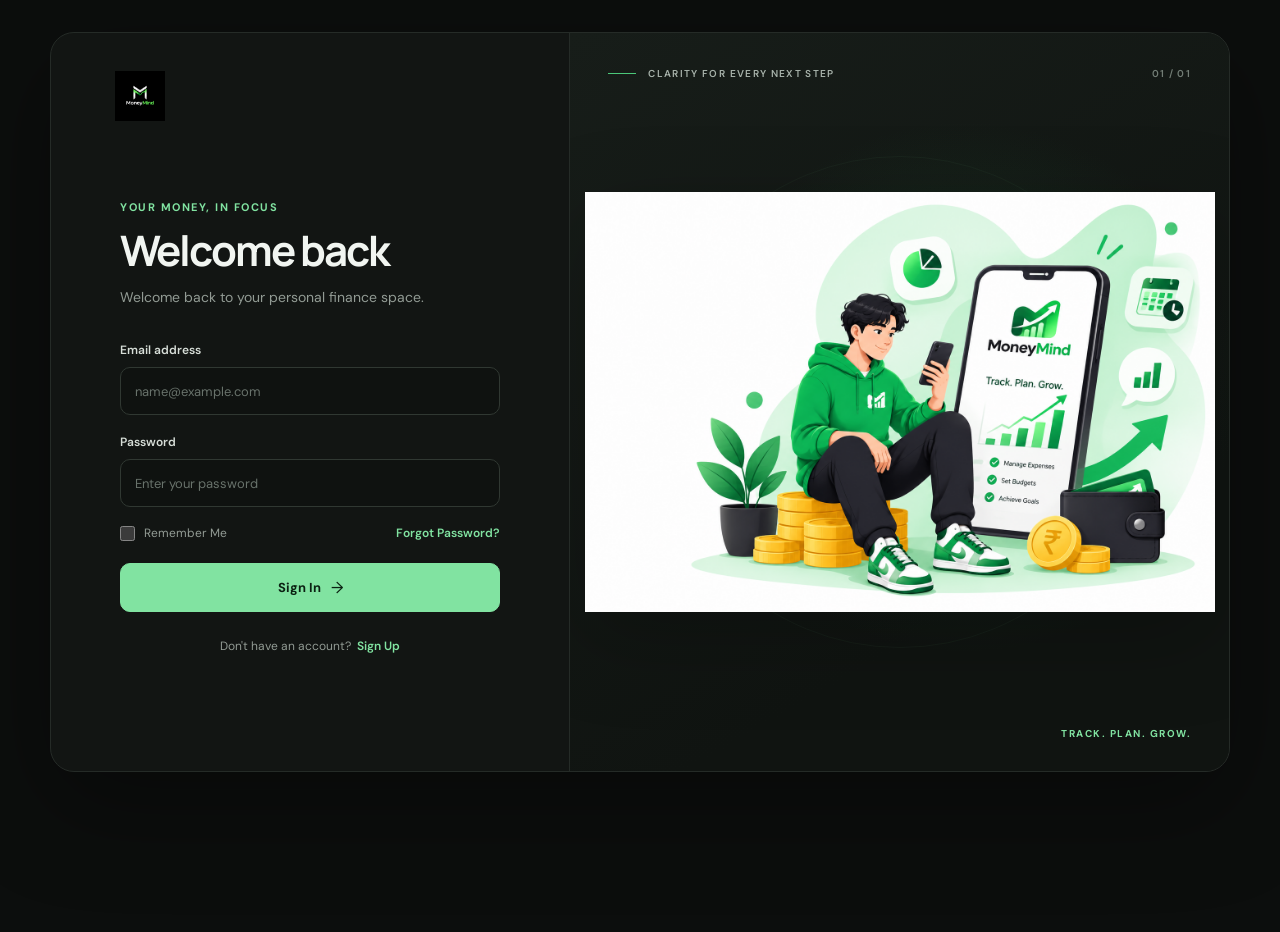
<file: index.html>
<!DOCTYPE html>
<html lang="en">
<head>
    <meta charset="UTF-8">
    <meta name="viewport" content="width=device-width, initial-scale=1.0">
    <meta name="theme-color" content="#0C0E0D">
    <meta name="description" content="Sign in to your MoneyMind personal finance space.">
    <title>MoneyMind</title>
    <link rel="icon" type="image/png" href="images/MoneyMind%20Growth%20Monogram.png">
    <link rel="preconnect" href="https://fonts.googleapis.com">
    <link rel="preconnect" href="https://fonts.gstatic.com" crossorigin>
    <link href="https://fonts.googleapis.com/css2?family=Inter:wght@400;500;600;700&display=swap" rel="stylesheet">
    <link rel="stylesheet" href="style.css">
</head>
<body>
    <main class="login-shell">
        <section class="form-panel" aria-labelledby="login-title">
            <header class="brand-header">
                <a class="brand" href="#" aria-label="MoneyMind home">
                    <img class="brand-logo-image" src="images/MoneyMind%20Growth%20Monogram.png" alt="MoneyMind">
                </a>
            </header>

            <div class="form-content">
                <p class="eyebrow">Your money, in focus</p>
                <h1 id="login-title">Welcome back</h1>
                <p class="intro">Welcome back to your personal finance space.</p>

                <form class="login-form" method="get">
                    <div class="field">
                        <label for="email">Email address</label>
                        <input id="email" type="email" autocomplete="email" placeholder="name@example.com">
                    </div>

                    <div class="field">
                        <label for="password">Password</label>
                        <input id="password" type="password" autocomplete="current-password" placeholder="Enter your password">
                    </div>

                    <div class="form-options">
                        <label class="remember-option" for="remember">
                            <input id="remember" type="checkbox">
                            <span>Remember Me</span>
                        </label>
                        <a class="text-link" href="#">Forgot Password?</a>
                    </div>

                    <button class="sign-in-button" type="submit">Sign In <span aria-hidden="true">→</span></button>
                </form>

                <p class="signup-prompt">Don't have an account? <a class="text-link" href="#">Sign Up</a></p>
            </div>

        </section>

        <aside class="visual-panel" aria-label="MoneyMind personal finance illustration">
            <div class="visual-heading" aria-hidden="true">
                <span class="visual-rule"></span>
                <span>Clarity for every next step</span>
                <span class="visual-index">01 / 01</span>
            </div>
            <img class="finance-illustration"
                src="images/MoneyMind%20side_image.png"
                alt="A person using MoneyMind to plan and track their finances">
            <p class="visual-caption">Track. Plan. Grow.</p>
        </aside>
    </main>
    <script src="./js/script.js"></script>
</body>
</html>
</file>
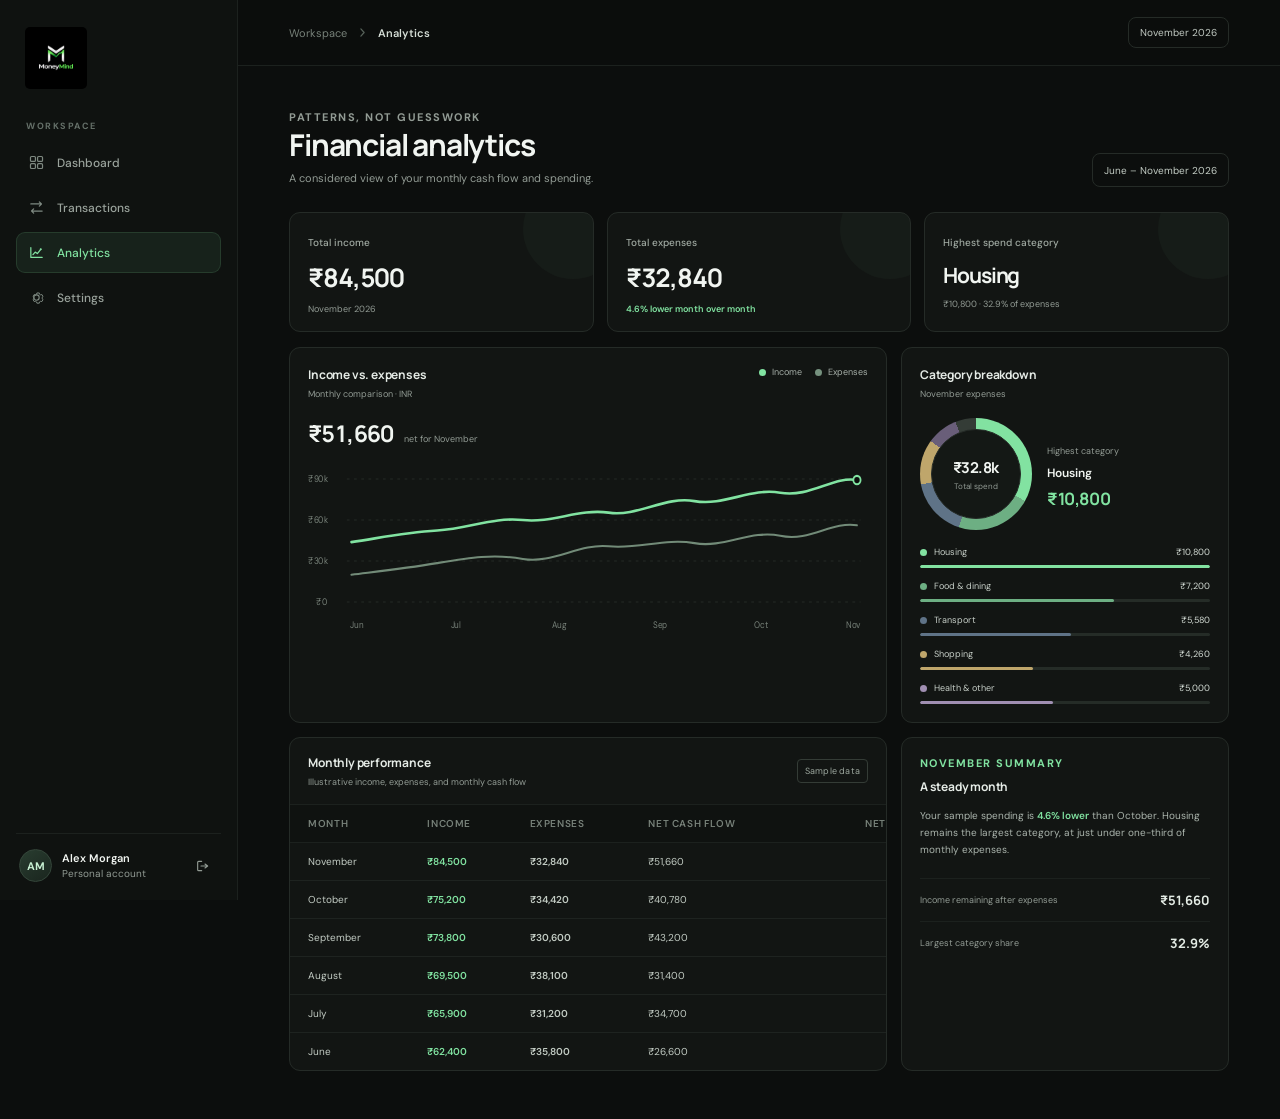
<file: pages/analytics.html>
<!DOCTYPE html>
<html lang="en">

<head>
    <meta charset="UTF-8">
    <meta name="viewport" content="width=device-width, initial-scale=1.0">
    <meta name="theme-color" content="#0C0E0D">
    <meta name="description" content="Explore spending categories and monthly financial performance with MoneyMind.">
    <title>Analytics · MoneyMind</title>
    <link rel="icon" type="image/png" href="../images/MoneyMind%20Growth%20Monogram.png">
    <link rel="preconnect" href="https://fonts.googleapis.com">
    <link rel="preconnect" href="https://fonts.gstatic.com" crossorigin>
    <link rel="stylesheet" href="../style.css">
</head>

<body>
    <div class="dashboard-shell">
        <aside class="sidebar" aria-label="Main navigation">
            <a class="sidebar-brand" href="dashboard.html" aria-label="MoneyMind dashboard">
                <img class="sidebar-logo" src="../images/MoneyMind%20Growth%20Monogram.png" alt="MoneyMind">
            </a>
            <p class="nav-label">Workspace</p>
            <nav class="primary-nav" aria-label="Workspace">
                <a class="nav-link" href="dashboard.html">
                    <svg viewBox="0 0 24 24" fill="none" aria-hidden="true">
                        <rect x="3.5" y="3.5" width="7" height="7" rx="1.5" stroke="currentColor" stroke-width="1.7"/>
                        <rect x="13.5" y="3.5" width="7" height="7" rx="1.5" stroke="currentColor" stroke-width="1.7"/>
                        <rect x="3.5" y="13.5" width="7" height="7" rx="1.5" stroke="currentColor" stroke-width="1.7"/>
                        <rect x="13.5" y="13.5" width="7" height="7" rx="1.5" stroke="currentColor" stroke-width="1.7"/>
                    </svg>
                    Dashboard
                </a>
                <a class="nav-link" href="transactions.html">
                    <svg viewBox="0 0 24 24" fill="none" aria-hidden="true">
                        <path d="M4 7h15m0 0-3-3m3 3-3 3M20 17H5m0 0 3-3m-3 3 3 3" stroke="currentColor" stroke-width="1.7" stroke-linecap="round" stroke-linejoin="round"/>
                    </svg>
                    Transactions
                </a>
                <a class="nav-link" href="analytics.html" aria-current="page">
                    <svg viewBox="0 0 24 24" fill="none" aria-hidden="true">
                        <path d="M4 19V5m0 14h16" stroke="currentColor" stroke-width="1.7" stroke-linecap="round"/>
                        <path d="m7 15 3.2-3.5 3 2 4.8-6" stroke="currentColor" stroke-width="1.8" stroke-linecap="round" stroke-linejoin="round"/>
                        <circle cx="18" cy="7.5" r="1.4" fill="currentColor"/>
                    </svg>
                    Analytics
                </a>
                <a class="nav-link" href="settings.html">
                    <svg viewBox="0 0 24 24" fill="none" aria-hidden="true">
                        <path d="M12 8.2a3.8 3.8 0 1 0 0 7.6 3.8 3.8 0 0 0 0-7.6Z" stroke="currentColor" stroke-width="1.6"/>
                        <path d="m19.2 13.7 1.1.9-1.5 2.6-1.4-.5a7.6 7.6 0 0 1-1.7 1l-.2 1.5h-3l-.3-1.5a7.6 7.6 0 0 1-1.7-1l-1.4.5-1.5-2.6 1.1-.9a7.2 7.2 0 0 1 0-2l-1.1-.9 1.5-2.6 1.4.5a7.6 7.6 0 0 1 1.7-1l.3-1.5h3l.2 1.5a7.6 7.6 0 0 1 1.7 1l1.4-.5 1.5 2.6-1.1.9a7.2 7.2 0 0 1 0 2Z" transform="translate(-1.3 -1.3) scale(1.11)" stroke="currentColor" stroke-width="1.25" stroke-linejoin="round"/>
                    </svg>
                    Settings
                </a>
            </nav>
            <div class="sidebar-spacer"></div>
            <div class="sidebar-bottom">
                <div class="profile-card">
                    <span class="avatar" aria-hidden="true" id="sidebarAvatar">AM</span>
                    <span class="profile-copy">
                        <strong id="sidebarName">Alex Morgan</strong>
                        <span>Personal account</span>
                    </span>
                    <a class="profile-exit" href="../index.html" aria-label="Sign out">
                        <svg viewBox="0 0 24 24" fill="none" aria-hidden="true">
                            <path d="M10 5H5.5A1.5 1.5 0 0 0 4 6.5v11A1.5 1.5 0 0 0 5.5 19H10m5-4 4-3-4-3m4 3H9" stroke="currentColor" stroke-width="1.7" stroke-linecap="round" stroke-linejoin="round"/>
                        </svg>
                    </a>
                </div>
            </div>
        </aside>

        <div class="main-area">
            <header class="topbar">
                <div class="breadcrumb" aria-label="Breadcrumb">
                    Workspace
                    <svg viewBox="0 0 16 16" fill="none" aria-hidden="true"><path d="m6 3.5 4 4.5-4 4.5" stroke="currentColor" stroke-width="1.5" stroke-linecap="round" stroke-linejoin="round"/></svg>
                    <strong>Analytics</strong>
                </div>
                <div class="topbar-actions"><span class="topbar-date">November 2026</span></div>
            </header>

            <main class="dashboard-content data-page">
                <section class="page-heading" aria-labelledby="page-title">
                    <div>
                        <p class="eyebrow">Patterns, not guesswork</p>
                        <h1 id="page-title">Financial analytics</h1>
                        <p>A considered view of your monthly cash flow and spending.</p>
                    </div>
                    <span class="period-pill">June – November 2026</span>
                </section>

                <section class="metric-grid analytics-metrics" aria-label="Financial summary">
                    <article class="metric-card">
                        <span class="metric-label">Total income</span>
                        <strong class="metric-value">₹84,500</strong>
                        <div class="metric-bottom"><span>November 2026</span></div>
                    </article>
                    <article class="metric-card expenses">
                        <span class="metric-label">Total expenses</span>
                        <strong class="metric-value">₹32,840</strong>
                        <div class="metric-bottom"><span class="trend-positive">4.6% lower month over month</span></div>
                    </article>
                    <article class="metric-card highlight-metric">
                        <span class="metric-label">Highest spend category</span>
                        <strong class="metric-value">Housing</strong>
                        <div class="metric-bottom"><span>₹10,800 · 32.9% of expenses</span></div>
                    </article>
                </section>

                <section class="dashboard-grid analytics-grid" aria-label="Income and expense analysis">
                    <article class="panel">
                        <header class="panel-heading">
                            <div>
                                <h2 class="panel-title">Income vs. expenses</h2>
                                <p class="panel-subtitle">Monthly comparison · INR</p>
                            </div>
                            <div class="chart-legend">
                                <span class="legend-item"><i class="legend-dot"></i>Income</span>
                                <span class="legend-item"><i class="legend-dot expense"></i>Expenses</span>
                            </div>
                        </header>
                        <div class="chart-total">₹51,660 <span>net for November</span></div>
                        <svg class="comparison-chart analytics-chart" viewBox="0 0 620 195" role="img" aria-labelledby="analytics-chart-title analytics-chart-desc" preserveAspectRatio="none">
                            <title id="analytics-chart-title">Income and expenses over six months</title>
                            <desc id="analytics-chart-desc">Illustrative monthly income and expense lines from June to November, with income above expenses.</desc>
                            <line class="chart-gridline" x1="43" y1="20" x2="612" y2="20"/>
                            <line class="chart-gridline" x1="43" y1="59" x2="612" y2="59"/>
                            <line class="chart-gridline" x1="43" y1="98" x2="612" y2="98"/>
                            <line class="chart-gridline" x1="43" y1="137" x2="612" y2="137"/>
                            <text class="chart-axis-label" x="0" y="23">₹90k</text>
                            <text class="chart-axis-label" x="0" y="62">₹60k</text>
                            <text class="chart-axis-label" x="0" y="101">₹30k</text>
                            <text class="chart-axis-label" x="9" y="140">₹0</text>
                            <path class="chart-expense" d="M48 111 C86 107 108 105 143 100 S205 91 238 96 S300 81 333 84 S395 76 428 81 S490 68 523 74 S580 60 608 64"/>
                            <path class="chart-income" d="M48 80 C86 75 107 71 143 69 S205 56 238 59 S300 48 333 52 S395 36 428 41 S490 28 523 33 S582 17 608 21"/>
                            <circle class="chart-marker" cx="608" cy="21" r="4"/>
                            <text class="chart-axis-label" x="47" y="162">Jun</text>
                            <text class="chart-axis-label" x="158" y="162">Jul</text>
                            <text class="chart-axis-label" x="270" y="162">Aug</text>
                            <text class="chart-axis-label" x="382" y="162">Sep</text>
                            <text class="chart-axis-label" x="494" y="162">Oct</text>
                            <text class="chart-axis-label" x="596" y="162">Nov</text>
                        </svg>
                    </article>

                    <article class="panel spending-panel">
                        <header class="panel-heading">
                            <div>
                                <h2 class="panel-title">Category breakdown</h2>
                                <p class="panel-subtitle">November expenses</p>
                            </div>
                        </header>
                        <div class="spending-score">
                            <div class="donut-chart" role="img" aria-label="Sample expense categories, led by housing at 33 percent">
                                <div class="donut-center"><strong>₹32.8k</strong><span>Total spend</span></div>
                            </div>
                            <div class="top-category"><span>Highest category</span><strong>Housing</strong><b>₹10,800</b></div>
                        </div>
                        <div class="category-list">
                            <div class="category-row"><span class="category-name"><i class="category-dot"></i>Housing</span><span class="category-amount">₹10,800</span><span class="category-track"><i class="category-fill" style="width: 100%"></i></span></div>
                            <div class="category-row"><span class="category-name"><i class="category-dot food"></i>Food &amp; dining</span><span class="category-amount">₹7,200</span><span class="category-track"><i class="category-fill food" style="width: 67%"></i></span></div>
                            <div class="category-row"><span class="category-name"><i class="category-dot transport"></i>Transport</span><span class="category-amount">₹5,580</span><span class="category-track"><i class="category-fill transport" style="width: 52%"></i></span></div>
                            <div class="category-row"><span class="category-name"><i class="category-dot shopping"></i>Shopping</span><span class="category-amount">₹4,260</span><span class="category-track"><i class="category-fill shopping" style="width: 39%"></i></span></div>
                            <div class="category-row"><span class="category-name"><i class="category-dot health"></i>Health &amp; other</span><span class="category-amount">₹5,000</span><span class="category-track"><i class="category-fill health" style="width: 46%"></i></span></div>
                        </div>
                    </article>
                </section>

                <section class="lower-grid analytics-lower" aria-label="Monthly performance and summary">
                    <article class="panel transaction-panel">
                        <header class="panel-heading management-heading">
                            <div>
                                <h2 class="panel-title">Monthly performance</h2>
                                <p class="panel-subtitle">Illustrative income, expenses, and monthly cash flow</p>
                            </div>
                            <span class="sample-tag">Sample data</span>
                        </header>
                        <div class="table-scroll">
                            <table class="transaction-table performance-table">
                                <thead><tr><th scope="col">Month</th><th scope="col">Income</th><th scope="col">Expenses</th><th scope="col">Net cash flow</th><th scope="col">Net margin</th></tr></thead>
                                <tbody>
                                    <tr><td>November</td><td class="transaction-amount income">₹84,500</td><td class="transaction-amount">₹32,840</td><td>₹51,660</td><td>61.1%</td></tr>
                                    <tr><td>October</td><td class="transaction-amount income">₹75,200</td><td class="transaction-amount">₹34,420</td><td>₹40,780</td><td>54.2%</td></tr>
                                    <tr><td>September</td><td class="transaction-amount income">₹73,800</td><td class="transaction-amount">₹30,600</td><td>₹43,200</td><td>58.5%</td></tr>
                                    <tr><td>August</td><td class="transaction-amount income">₹69,500</td><td class="transaction-amount">₹38,100</td><td>₹31,400</td><td>45.2%</td></tr>
                                    <tr><td>July</td><td class="transaction-amount income">₹65,900</td><td class="transaction-amount">₹31,200</td><td>₹34,700</td><td>52.7%</td></tr>
                                    <tr><td>June</td><td class="transaction-amount income">₹62,400</td><td class="transaction-amount">₹35,800</td><td>₹26,600</td><td>42.6%</td></tr>
                                </tbody>
                            </table>
                        </div>
                    </article>
                    <aside class="panel insight-panel">
                        <p class="eyebrow">November summary</p>
                        <h2 class="panel-title">A steady month</h2>
                        <p class="insight-copy">Your sample spending is <strong>4.6% lower</strong> than October. Housing remains the largest category, at just under one-third of monthly expenses.</p>
                        <div class="insight-stat"><span>Income remaining after expenses</span><strong>₹51,660</strong></div>
                        <div class="insight-stat"><span>Largest category share</span><strong>32.9%</strong></div>
                    </aside>
                </section>
            </main>
        </div>
    </div>
    <script type="module" src="../js/analytics.js"></script>
</body>

</html>
</file>
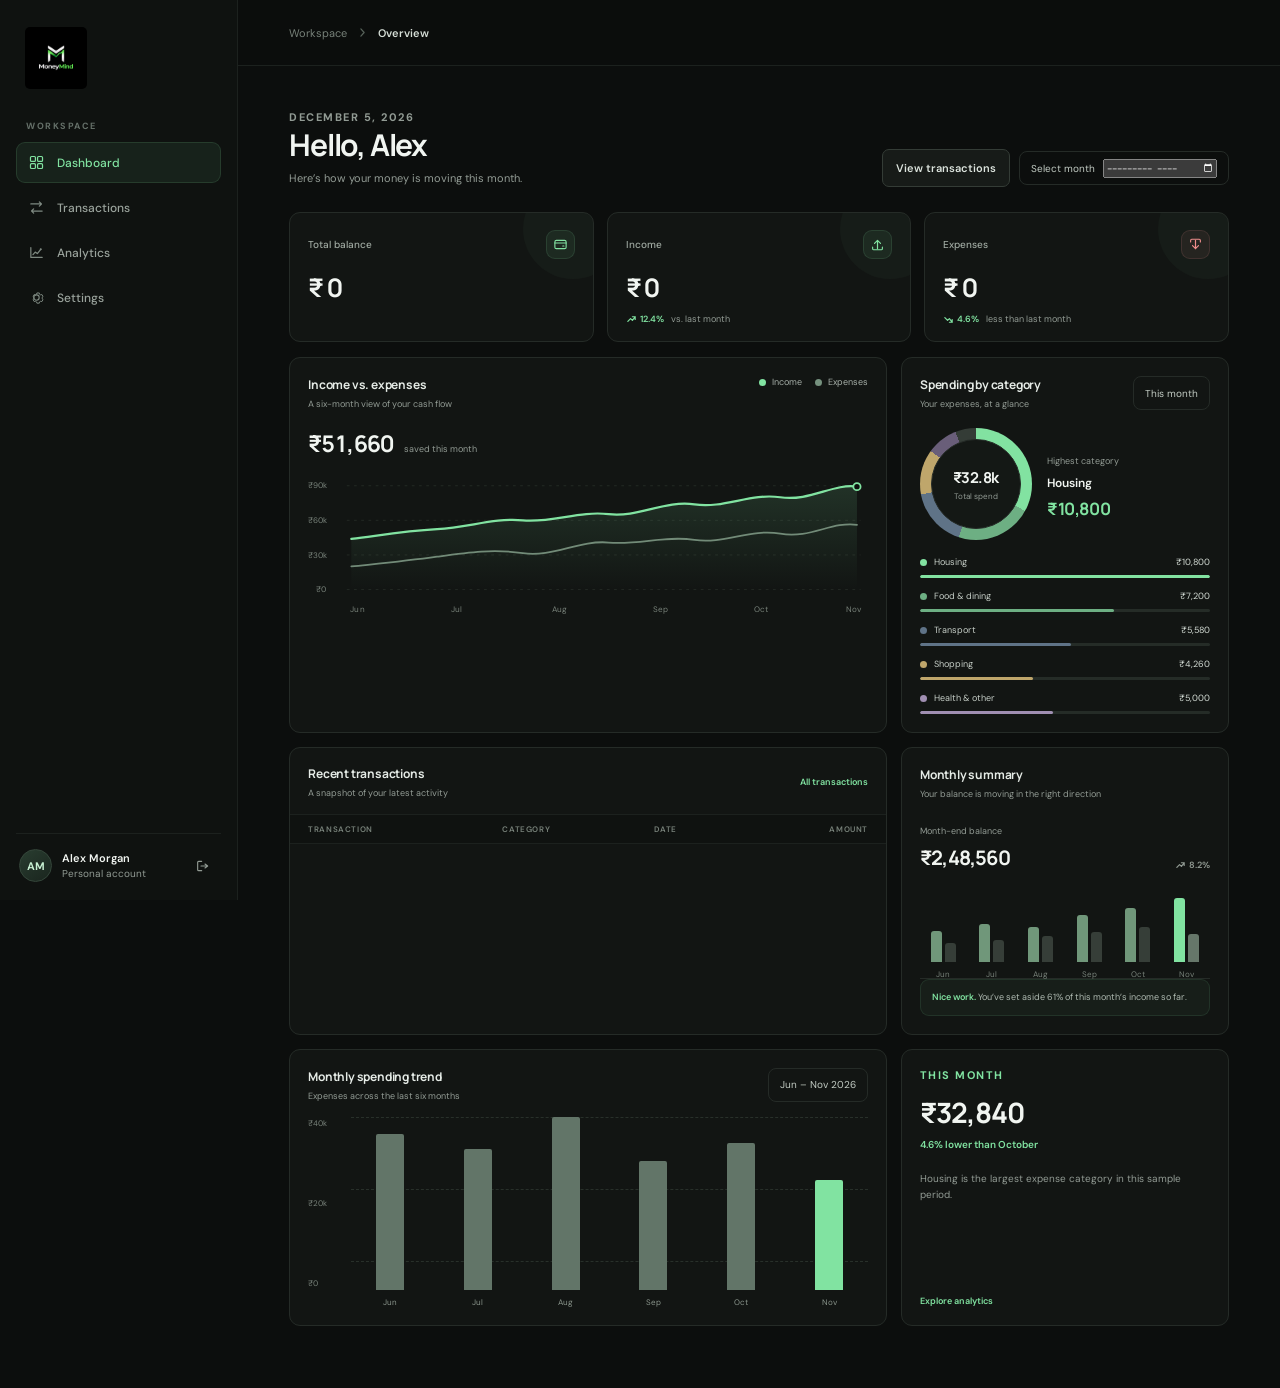
<file: pages/dashboard.html>
<!DOCTYPE html>
<html lang="en">

<head>
    <meta charset="UTF-8">
    <meta name="viewport" content="width=device-width, initial-scale=1.0">
    <meta name="theme-color" content="#0C0E0D">
    <meta name="description" content="A clear view of your MoneyMind account and monthly finances.">
    <title>Overview · MoneyMind</title>
    <link rel="icon" type="image/png" href="../images/MoneyMind%20Growth%20Monogram.png">
    <link rel="preconnect" href="https://fonts.googleapis.com">
    <link rel="preconnect" href="https://fonts.gstatic.com" crossorigin>
    <link rel="stylesheet" href="../style.css">
</head>

<body>
    <div class="dashboard-shell">
        <aside class="sidebar" aria-label="Main navigation">
            <a class="sidebar-brand" href="dashboard.html" aria-label="MoneyMind overview">
                <img class="sidebar-logo" src="../images/MoneyMind%20Growth%20Monogram.png" alt="MoneyMind">
            </a>

            <p class="nav-label">Workspace</p>
            <nav class="primary-nav" aria-label="Workspace">
                <a class="nav-link" href="dashboard.html" aria-current="page">
                    <svg viewBox="0 0 24 24" fill="none" aria-hidden="true">
                        <rect x="3.5" y="3.5" width="7" height="7" rx="1.5" stroke="currentColor" stroke-width="1.7" />
                        <rect x="13.5" y="3.5" width="7" height="7" rx="1.5" stroke="currentColor" stroke-width="1.7" />
                        <rect x="3.5" y="13.5" width="7" height="7" rx="1.5" stroke="currentColor" stroke-width="1.7" />
                        <rect x="13.5" y="13.5" width="7" height="7" rx="1.5" stroke="currentColor"
                            stroke-width="1.7" />
                    </svg>
                    Dashboard
                </a>
                <a class="nav-link" href="transactions.html">
                    <svg viewBox="0 0 24 24" fill="none" aria-hidden="true">
                        <path d="M4 7h15m0 0-3-3m3 3-3 3M20 17H5m0 0 3-3m-3 3 3 3" stroke="currentColor"
                            stroke-width="1.7" stroke-linecap="round" stroke-linejoin="round" />
                    </svg>
                    Transactions
                </a>
                <a class="nav-link" href="analytics.html">
                    <svg viewBox="0 0 24 24" fill="none" aria-hidden="true">
                        <path d="M4 19V5m0 14h16" stroke="currentColor" stroke-width="1.7" stroke-linecap="round" />
                        <path d="m7 15 3.2-3.5 3 2 4.8-6" stroke="currentColor" stroke-width="1.8"
                            stroke-linecap="round" stroke-linejoin="round" />
                        <circle cx="18" cy="7.5" r="1.4" fill="currentColor" />
                    </svg>
                    Analytics
                </a>
                <a class="nav-link" href="settings.html">
                    <svg viewBox="0 0 24 24" fill="none" aria-hidden="true">
                        <path d="M12 8.2a3.8 3.8 0 1 0 0 7.6 3.8 3.8 0 0 0 0-7.6Z" stroke="currentColor"
                            stroke-width="1.6" />
                        <path
                            d="m19.2 13.7 1.1.9-1.5 2.6-1.4-.5a7.6 7.6 0 0 1-1.7 1l-.2 1.5h-3l-.3-1.5a7.6 7.6 0 0 1-1.7-1l-1.4.5-1.5-2.6 1.1-.9a7.2 7.2 0 0 1 0-2l-1.1-.9 1.5-2.6 1.4.5a7.6 7.6 0 0 1 1.7-1l.3-1.5h3l.2 1.5a7.6 7.6 0 0 1 1.7 1l1.4-.5 1.5 2.6-1.1.9a7.2 7.2 0 0 1 0 2Z"
                            transform="translate(-1.3 -1.3) scale(1.11)" stroke="currentColor" stroke-width="1.25"
                            stroke-linejoin="round" />
                    </svg>
                    Settings
                </a>
            </nav>

            <div class="sidebar-spacer"></div>
            <div class="sidebar-bottom">
                <div class="profile-card">
                    <span class="avatar" aria-hidden="true" id="sidebarAvatar">AM</span>
                    <span class="profile-copy">
                        <strong id="sidebarName">Alex Morgan</strong>
                        <span>Personal account</span>
                    </span>
                    <a class="profile-exit" href="../index.html" aria-label="Sign out">
                        <svg viewBox="0 0 24 24" fill="none" aria-hidden="true">
                            <path d="M10 5H5.5A1.5 1.5 0 0 0 4 6.5v11A1.5 1.5 0 0 0 5.5 19H10m5-4 4-3-4-3m4 3H9"
                                stroke="currentColor" stroke-width="1.7" stroke-linecap="round"
                                stroke-linejoin="round" />
                        </svg>
                    </a>
                </div>
            </div>
        </aside>

        <div class="main-area">
            <header class="topbar">
                <div class="breadcrumb" aria-label="Breadcrumb">
                    Workspace
                    <svg viewBox="0 0 16 16" fill="none" aria-hidden="true">
                        <path d="m6 3.5 4 4.5-4 4.5" stroke="currentColor" stroke-width="1.5" stroke-linecap="round"
                            stroke-linejoin="round" />
                    </svg>
                    <strong>Overview</strong>
                </div>
            </header>

            <main class="dashboard-content" id="overview">
                <section class="page-heading" aria-labelledby="page-title">
                    <div>
                        <p class="eyebrow" id="newDate"></p>
                        <h1 id="page-title">Hello, Alex</h1>
                        <p>Here’s how your money is moving this month.</p>
                    </div>
                    <div class="page-actions">
                        <a class="button button-secondary" href="transactions.html">View transactions</a>
                        <span class="period-pill">
                            <label for="dashboard-month">Select month</label>
                            <input type="month" id="dashboard-month">
                        </span>
                    </div>
                </section>

                <section class="metric-grid dashboard-metrics" aria-label="Monthly financial overview">
                    <article class="metric-card">
                        <div class="metric-top">
                            <span class="metric-label">Total balance</span>
                            <span class="metric-icon" aria-hidden="true">
                                <svg viewBox="0 0 20 20" fill="none">
                                    <rect x="2.5" y="4.5" width="15" height="11" rx="2" stroke="currentColor"
                                        stroke-width="1.5" />
                                    <path d="M2.5 8h15m-4.5 4h1.5" stroke="currentColor" stroke-width="1.5"
                                        stroke-linecap="round" />
                                </svg>
                            </span>
                        </div>
                        <strong class="metric-value" id="monthlyBalance"><span>₹</span></strong>
                    </article>
                    <article class="metric-card">
                        <div class="metric-top">
                            <span class="metric-label">Income</span>
                            <span class="metric-icon" aria-hidden="true">
                                <svg viewBox="0 0 20 20" fill="none">
                                    <path d="M10 15.5V4.5m0 0L6 8.5m4-4 4 4" stroke="currentColor" stroke-width="1.6"
                                        stroke-linecap="round" stroke-linejoin="round" />
                                    <path d="M3.5 13.5v2A1.5 1.5 0 0 0 5 17h10a1.5 1.5 0 0 0 1.5-1.5v-2"
                                        stroke="currentColor" stroke-width="1.5" stroke-linecap="round" />
                                </svg>
                            </span>
                        </div>
                        <strong class="metric-value" id="monthlyIncome">₹</strong>
                        <div class="metric-bottom">
                            <span class="trend-positive">
                                <svg viewBox="0 0 12 12" fill="none" aria-hidden="true">
                                    <path d="m2 8 3-3 2 2 3-4m-3 0h3v3" stroke="currentColor" stroke-width="1.3"
                                        stroke-linecap="round" stroke-linejoin="round" />
                                </svg>
                                12.4%
                            </span>
                            <span>vs. last month</span>
                        </div>
                    </article>
                    <article class="metric-card expenses">
                        <div class="metric-top">
                            <span class="metric-label">Expenses</span>
                            <span class="metric-icon" aria-hidden="true">
                                <svg viewBox="0 0 20 20" fill="none">
                                    <path d="M10 4.5v11m0 0 4-4m-4 4-4-4" stroke="currentColor" stroke-width="1.6"
                                        stroke-linecap="round" stroke-linejoin="round" />
                                    <path d="M3.5 6.5v-2A1.5 1.5 0 0 1 5 3h10a1.5 1.5 0 0 1 1.5 1.5v2"
                                        stroke="currentColor" stroke-width="1.5" stroke-linecap="round" />
                                </svg>
                            </span>
                        </div>
                        <strong class="metric-value" id="monthlyExpense">₹</strong>
                        <div class="metric-bottom">
                            <span class="trend-positive">
                                <svg viewBox="0 0 12 12" fill="none" aria-hidden="true">
                                    <path d="m2 4 3 3 2-2 3 4m-3 0h3V6" stroke="currentColor" stroke-width="1.3"
                                        stroke-linecap="round" stroke-linejoin="round" />
                                </svg>
                                4.6%
                            </span>
                            <span>less than last month</span>
                        </div>
                    </article>
                </section>

                <section class="dashboard-grid" id="insights" aria-label="Income and spending insights">
                    <article class="panel">
                        <header class="panel-heading">
                            <div>
                                <h2 class="panel-title">Income vs. expenses</h2>
                                <p class="panel-subtitle">A six-month view of your cash flow</p>
                            </div>
                            <div class="chart-legend" aria-label="Chart legend">
                                <span class="legend-item"><i class="legend-dot"></i>Income</span>
                                <span class="legend-item"><i class="legend-dot expense"></i>Expenses</span>
                            </div>
                        </header>
                        <div class="chart-total">₹51,660 <span>saved this month</span></div>
                        <svg class="comparison-chart" viewBox="0 0 620 195" role="img"
                            aria-labelledby="cashflow-title cashflow-desc" preserveAspectRatio="none">
                            <title id="cashflow-title">Monthly income and expense comparison</title>
                            <desc id="cashflow-desc">Income trends upward from June to November and remains above
                                expenses each month.</desc>
                            <line class="chart-gridline" x1="43" y1="20" x2="612" y2="20" />
                            <line class="chart-gridline" x1="43" y1="59" x2="612" y2="59" />
                            <line class="chart-gridline" x1="43" y1="98" x2="612" y2="98" />
                            <line class="chart-gridline" x1="43" y1="137" x2="612" y2="137" />
                            <text class="chart-axis-label" x="0" y="23">₹90k</text>
                            <text class="chart-axis-label" x="0" y="62">₹60k</text>
                            <text class="chart-axis-label" x="0" y="101">₹30k</text>
                            <text class="chart-axis-label" x="9" y="140">₹0</text>
                            <path
                                d="M48 80 C86 75 107 71 143 69 S205 56 238 59 S300 48 333 52 S395 36 428 41 S490 28 523 33 S582 17 608 21 L608 137 L48 137Z"
                                fill="url(#income-area)" />
                            <defs>
                                <linearGradient id="income-area" x1="0" y1="0" x2="0" y2="1">
                                    <stop offset="0%" stop-color="#81e3a1" stop-opacity=".14" />
                                    <stop offset="100%" stop-color="#81e3a1" stop-opacity="0" />
                                </linearGradient>
                            </defs>
                            <path class="chart-expense"
                                d="M48 111 C86 107 108 105 143 100 S205 91 238 96 S300 81 333 84 S395 76 428 81 S490 68 523 74 S580 60 608 64" />
                            <path class="chart-income"
                                d="M48 80 C86 75 107 71 143 69 S205 56 238 59 S300 48 333 52 S395 36 428 41 S490 28 523 33 S582 17 608 21" />
                            <circle class="chart-marker" cx="608" cy="21" r="4" />
                            <text class="chart-axis-label" x="47" y="162">Jun</text>
                            <text class="chart-axis-label" x="158" y="162">Jul</text>
                            <text class="chart-axis-label" x="270" y="162">Aug</text>
                            <text class="chart-axis-label" x="382" y="162">Sep</text>
                            <text class="chart-axis-label" x="494" y="162">Oct</text>
                            <text class="chart-axis-label" x="596" y="162">Nov</text>
                        </svg>
                    </article>

                    <article class="panel spending-panel">
                        <header class="panel-heading">
                            <div>
                                <h2 class="panel-title">Spending by category</h2>
                                <p class="panel-subtitle">Your expenses, at a glance</p>
                            </div>
                            <span class="period-pill">This month</span>
                        </header>
                        <div class="spending-score">
                            <div class="donut-chart" role="img"
                                aria-label="Spending breakdown: housing 33%, food 22%, transport 17%, shopping 13%, health 9%, other 6%">
                                <div class="donut-center">
                                    <strong>₹32.8k</strong>
                                    <span>Total spend</span>
                                </div>
                            </div>
                            <div class="top-category">
                                <span>Highest category</span>
                                <strong>Housing</strong>
                                <b>₹10,800</b>
                            </div>
                        </div>
                        <div class="category-list">
                            <div class="category-row">
                                <span class="category-name"><i class="category-dot"></i>Housing</span>
                                <span class="category-amount">₹10,800</span>
                                <span class="category-track"><i class="category-fill" style="width: 100%"></i></span>
                            </div>
                            <div class="category-row">
                                <span class="category-name"><i class="category-dot food"></i>Food &amp; dining</span>
                                <span class="category-amount">₹7,200</span>
                                <span class="category-track"><i class="category-fill food"
                                        style="width: 67%"></i></span>
                            </div>
                            <div class="category-row">
                                <span class="category-name"><i class="category-dot transport"></i>Transport</span>
                                <span class="category-amount">₹5,580</span>
                                <span class="category-track"><i class="category-fill transport"
                                        style="width: 52%"></i></span>
                            </div>
                            <div class="category-row">
                                <span class="category-name"><i class="category-dot shopping"></i>Shopping</span>
                                <span class="category-amount">₹4,260</span>
                                <span class="category-track"><i class="category-fill shopping"
                                        style="width: 39%"></i></span>
                            </div>
                            <div class="category-row">
                                <span class="category-name"><i class="category-dot health"></i>Health &amp; other</span>
                                <span class="category-amount">₹5,000</span>
                                <span class="category-track"><i class="category-fill health"
                                        style="width: 46%"></i></span>
                            </div>
                        </div>
                    </article>
                </section>

                <section class="lower-grid" aria-label="Transactions and monthly summary">
                    <article class="panel transaction-panel" id="transactions">
                        <header class="panel-heading">
                            <div>
                                <h2 class="panel-title">Recent transactions</h2>
                                <p class="panel-subtitle">A snapshot of your latest activity</p>
                            </div>
                            <a class="subtle-link" href="transactions.html">All transactions</a>
                        </header>
                        <div class="table-scroll">
                            <table class="transaction-table">
                                <thead>
                                    <tr>
                                        <th scope="col">Transaction</th>
                                        <th scope="col">Category</th>
                                        <th scope="col">Date</th>
                                        <th scope="col">Amount</th>
                                    </tr>
                                </thead>
                                <tbody id="dashboardTableBody">
                                    
                                </tbody>
                            </table>
                        </div>
                    </article>

                    <article class="panel summary-panel">
                        <header class="panel-heading">
                            <div>
                                <h2 class="panel-title">Monthly summary</h2>
                                <p class="panel-subtitle">Your balance is moving in the right direction</p>
                            </div>
                        </header>
                        <div class="summary-balance">
                            <div>
                                <span>Month-end balance</span>
                                <strong>₹2,48,560</strong>
                            </div>
                            <span class="trend-positive">
                                <svg viewBox="0 0 12 12" fill="none" aria-hidden="true">
                                    <path d="m2 8 3-3 2 2 3-4m-3 0h3v3" stroke="currentColor" stroke-width="1.3"
                                        stroke-linecap="round" stroke-linejoin="round" />
                                </svg>
                                8.2%
                            </span>
                        </div>
                        <div class="summary-bars" role="img"
                            aria-label="Six-month income and expense summary from June to November">
                            <div class="summary-month">
                                <div class="summary-month-bars"><i style="height: 45%"></i><i style="height: 27%"></i>
                                </div>
                                <span>Jun</span>
                            </div>
                            <div class="summary-month">
                                <div class="summary-month-bars"><i style="height: 55%"></i><i style="height: 32%"></i>
                                </div>
                                <span>Jul</span>
                            </div>
                            <div class="summary-month">
                                <div class="summary-month-bars"><i style="height: 50%"></i><i style="height: 38%"></i>
                                </div>
                                <span>Aug</span>
                            </div>
                            <div class="summary-month">
                                <div class="summary-month-bars"><i style="height: 68%"></i><i style="height: 44%"></i>
                                </div>
                                <span>Sep</span>
                            </div>
                            <div class="summary-month">
                                <div class="summary-month-bars"><i style="height: 78%"></i><i style="height: 50%"></i>
                                </div>
                                <span>Oct</span>
                            </div>
                            <div class="summary-month current">
                                <div class="summary-month-bars"><i style="height: 92%"></i><i style="height: 41%"></i>
                                </div>
                                <span>Nov</span>
                            </div>
                        </div>
                        <p class="summary-note"><strong>Nice work.</strong> You’ve set aside 61% of this month’s income
                            so far.</p>
                    </article>
                </section>

                <section class="dashboard-grid trend-section" aria-label="Monthly spending trend">
                    <article class="panel">
                        <header class="panel-heading">
                            <div>
                                <h2 class="panel-title">Monthly spending trend</h2>
                                <p class="panel-subtitle">Expenses across the last six months</p>
                            </div>
                            <span class="period-pill">Jun – Nov 2026</span>
                        </header>
                        <div class="spend-trend-chart" role="img"
                            aria-label="Monthly spending from June to November. November is currently the lowest month.">
                            <div class="trend-scale"><span>₹40k</span><span>₹20k</span><span>₹0</span></div>
                            <div class="trend-plot">
                                <div class="trend-gridline"></div>
                                <div class="trend-gridline"></div>
                                <div class="trend-gridline"></div>
                                <div class="trend-columns">
                                    <div class="trend-column"><i style="height: 82%"></i><span>Jun</span></div>
                                    <div class="trend-column"><i style="height: 74%"></i><span>Jul</span></div>
                                    <div class="trend-column"><i style="height: 91%"></i><span>Aug</span></div>
                                    <div class="trend-column"><i style="height: 68%"></i><span>Sep</span></div>
                                    <div class="trend-column"><i style="height: 77%"></i><span>Oct</span></div>
                                    <div class="trend-column current"><i style="height: 58%"></i><span>Nov</span></div>
                                </div>
                            </div>
                        </div>
                    </article>
                    <aside class="panel trend-summary">
                        <p class="eyebrow">This month</p>
                        <strong>₹32,840</strong>
                        <span class="trend-positive">4.6% lower than October</span>
                        <p>Housing is the largest expense category in this sample period.</p>
                        <a class="subtle-link" href="analytics.html">Explore analytics</a>
                    </aside>
                </section>
            </main>
        </div>
    </div>
    <script type="module" src="../js/dashboard.js"></script>
</body>
</html>
</file>
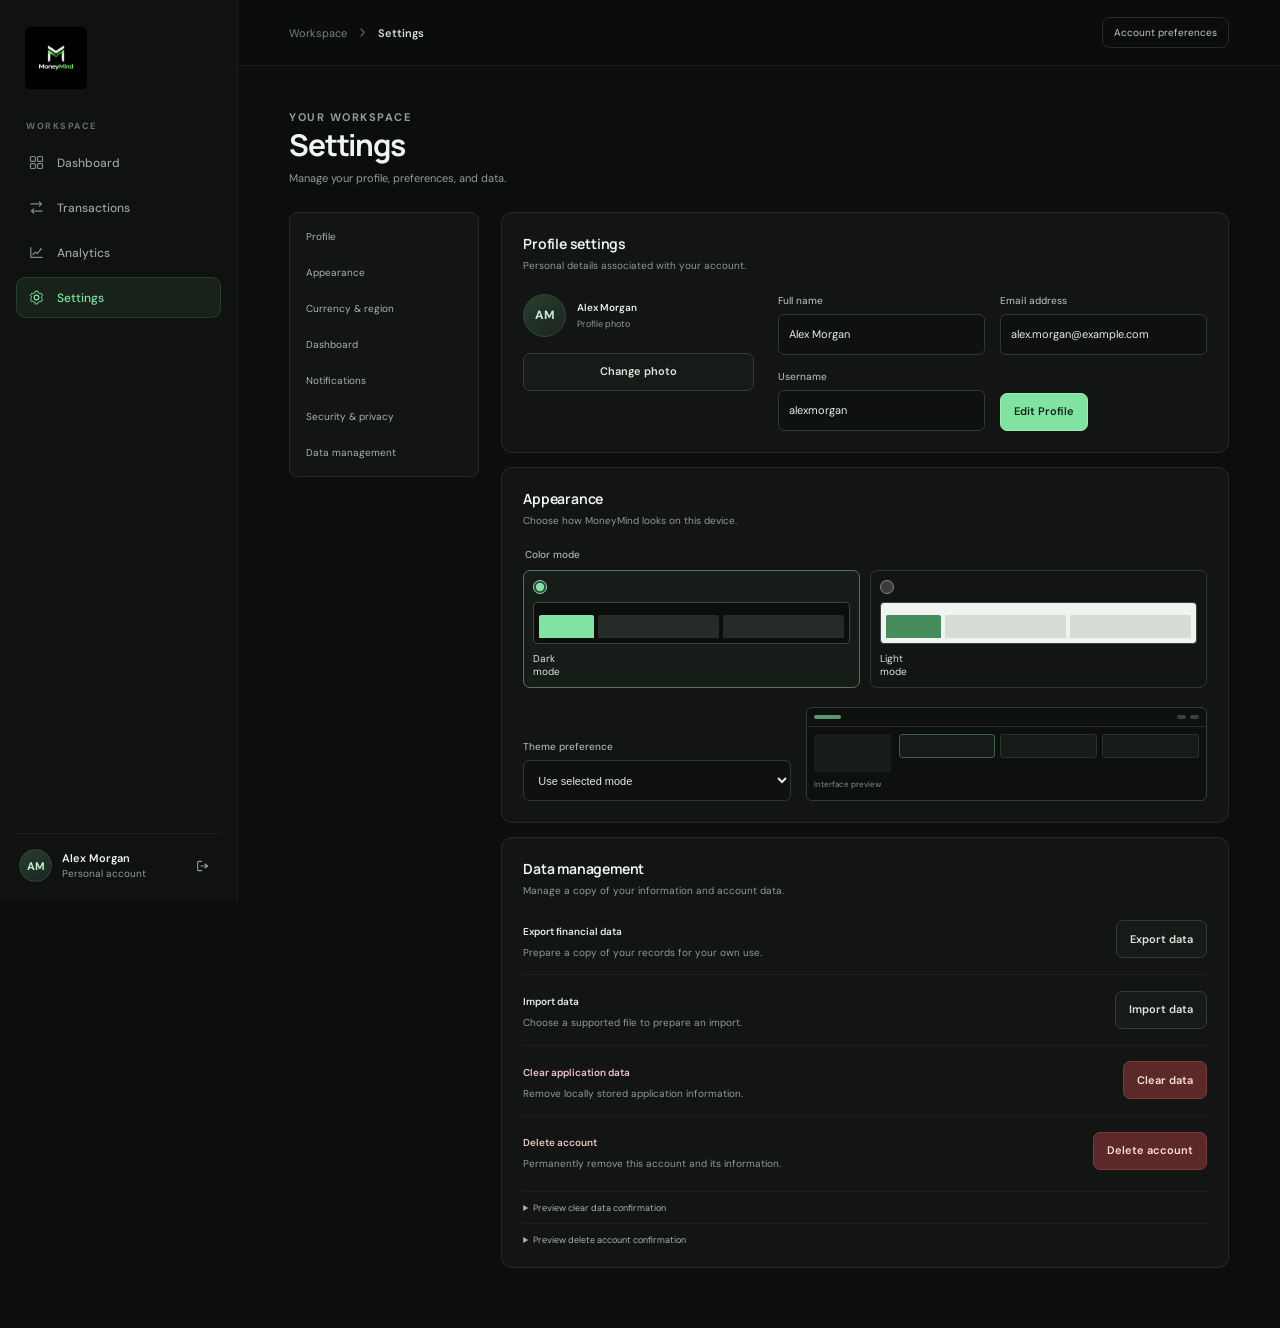
<file: pages/settings.html>
<!DOCTYPE html>
<html lang="en">

<head>
    <meta charset="UTF-8">
    <meta name="viewport" content="width=device-width, initial-scale=1.0">
    <meta name="theme-color" content="#0C0E0D">
    <meta name="description" content="Manage your MoneyMind profile and application preferences.">
    <title>Settings · MoneyMind</title>
    <link rel="icon" type="image/png" href="../images/MoneyMind%20Growth%20Monogram.png">
    <link rel="preconnect" href="https://fonts.googleapis.com">
    <link rel="preconnect" href="https://fonts.gstatic.com" crossorigin>
    <link rel="stylesheet" href="../style.css">
</head>

<body>
    <div class="dashboard-shell">
        <aside class="sidebar" aria-label="Main navigation">
            <a class="sidebar-brand" href="dashboard.html" aria-label="MoneyMind dashboard">
                <img class="sidebar-logo" src="../images/MoneyMind%20Growth%20Monogram.png" alt="MoneyMind">
            </a>
            <p class="nav-label">Workspace</p>
            <nav class="primary-nav" aria-label="Workspace">
                <a class="nav-link" href="dashboard.html">
                    <svg viewBox="0 0 24 24" fill="none" aria-hidden="true">
                        <rect x="3.5" y="3.5" width="7" height="7" rx="1.5" stroke="currentColor" stroke-width="1.7"/>
                        <rect x="13.5" y="3.5" width="7" height="7" rx="1.5" stroke="currentColor" stroke-width="1.7"/>
                        <rect x="3.5" y="13.5" width="7" height="7" rx="1.5" stroke="currentColor" stroke-width="1.7"/>
                        <rect x="13.5" y="13.5" width="7" height="7" rx="1.5" stroke="currentColor" stroke-width="1.7"/>
                    </svg>
                    Dashboard
                </a>
                <a class="nav-link" href="transactions.html">
                    <svg viewBox="0 0 24 24" fill="none" aria-hidden="true">
                        <path d="M4 7h15m0 0-3-3m3 3-3 3M20 17H5m0 0 3-3m-3 3 3 3" stroke="currentColor" stroke-width="1.7" stroke-linecap="round" stroke-linejoin="round"/>
                    </svg>
                    Transactions
                </a>
                <a class="nav-link" href="analytics.html">
                    <svg viewBox="0 0 24 24" fill="none" aria-hidden="true">
                        <path d="M4 19V5m0 14h16" stroke="currentColor" stroke-width="1.7" stroke-linecap="round"/>
                        <path d="m7 15 3.2-3.5 3 2 4.8-6" stroke="currentColor" stroke-width="1.8" stroke-linecap="round" stroke-linejoin="round"/>
                        <circle cx="18" cy="7.5" r="1.4" fill="currentColor"/>
                    </svg>
                    Analytics
                </a>
                <a class="nav-link" href="settings.html" aria-current="page">
                    <svg viewBox="0 0 24 24" fill="none" aria-hidden="true">
                        <circle cx="12" cy="12" r="3.3" stroke="currentColor" stroke-width="1.6"/>
                        <path d="M19.2 13.7a7.2 7.2 0 0 0 0-3.4l1.5-1.1-1.8-3.1-1.8.7a7.5 7.5 0 0 0-2.9-1.7L13.9 3h-3.8l-.3 2.1a7.5 7.5 0 0 0-2.9 1.7l-1.8-.7-1.8 3.1 1.5 1.1a7.2 7.2 0 0 0 0 3.4l-1.5 1.1 1.8 3.1 1.8-.7a7.5 7.5 0 0 0 2.9 1.7l.3 2.1h3.8l.3-2.1a7.5 7.5 0 0 0 2.9-1.7l1.8.7 1.8-3.1-1.5-1.1Z" stroke="currentColor" stroke-width="1.35" stroke-linejoin="round"/>
                    </svg>
                    Settings
                </a>
            </nav>
            <div class="sidebar-spacer"></div>
            <div class="sidebar-bottom">
                <div class="profile-card">
                    <span class="avatar" aria-hidden="true" id="sidebarAvatar">AM</span>
                    <span class="profile-copy">
                        <strong id="sidebarName">Alex Morgan</strong>
                        <span>Personal account</span>
                    </span>
                    <a class="profile-exit" href="../index.html" aria-label="Sign out">
                        <svg viewBox="0 0 24 24" fill="none" aria-hidden="true">
                            <path d="M10 5H5.5A1.5 1.5 0 0 0 4 6.5v11A1.5 1.5 0 0 0 5.5 19H10m5-4 4-3-4-3m4 3H9" stroke="currentColor" stroke-width="1.7" stroke-linecap="round" stroke-linejoin="round"/>
                        </svg>
                    </a>
                </div>
            </div>
        </aside>

        <div class="main-area">
            <header class="topbar">
                <div class="breadcrumb" aria-label="Breadcrumb">
                    Workspace
                    <svg viewBox="0 0 16 16" fill="none" aria-hidden="true"><path d="m6 3.5 4 4.5-4 4.5" stroke="currentColor" stroke-width="1.5" stroke-linecap="round" stroke-linejoin="round"/></svg>
                    <strong>Settings</strong>
                </div>
                <div class="topbar-actions"><span class="topbar-date">Account preferences</span></div>
            </header>

            <main class="dashboard-content data-page settings-page">
                <section class="page-heading" aria-labelledby="page-title">
                    <div>
                        <p class="eyebrow">Your workspace</p>
                        <h1 id="page-title">Settings</h1>
                        <p>Manage your profile, preferences, and data.</p>
                    </div>
                </section>

                <div class="settings-layout">
                    <nav class="settings-nav" aria-label="Settings sections">
                        <a href="#profile">Profile</a>
                        <a href="#appearance">Appearance</a>
                        <a href="#regional">Currency &amp; region</a>
                        <a href="#dashboard-preferences">Dashboard</a>
                        <a href="#notifications">Notifications</a>
                        <a href="#security">Security &amp; privacy</a>
                        <a href="#data-management">Data management</a>
                    </nav>

                    <div class="settings-sections">
                        <section class="panel settings-section" id="profile" aria-labelledby="profile-title">
                            <header class="settings-section-heading">
                                <div>
                                    <h2 id="profile-title">Profile settings</h2>
                                    <p>Personal details associated with your account.</p>
                                </div>
                            </header>
                            <div class="profile-edit-layout">
                                <div class="profile-summary">
                                    <span class="avatar profile-avatar" aria-hidden="true">AM</span>
                                    <div><strong>Alex Morgan</strong><span>Profile photo</span></div>
                                    <button class="button button-secondary" type="button">Change photo</button>
                                </div>
                                <div class="settings-fields profile-fields">
                                    <label class="form-field"><span>Full name</span><input type="text" value="Alex Morgan"></label>
                                    <label class="form-field"><span>Email address</span><input type="email" value="alex.morgan@example.com"></label>
                                    <label class="form-field"><span>Username</span><input type="text" value="alexmorgan"></label>
                                    <div class="settings-save"><button class="button button-primary" type="button">Edit Profile</button></div>
                                </div>
                            </div>
                        </section>

                        <section class="panel settings-section" id="appearance" aria-labelledby="appearance-title">
                            <header class="settings-section-heading">
                                <div>
                                    <h2 id="appearance-title">Appearance</h2>
                                    <p>Choose how MoneyMind looks on this device.</p>
                                </div>
                            </header>
                            <fieldset class="theme-fieldset">
                                <legend>Color mode</legend>
                                <div class="theme-options">
                                    <label class="theme-option">
                                        <input type="radio" name="color-mode" checked>
                                        <span class="theme-swatch theme-swatch-dark"><i></i><i></i><i></i></span>
                                        <span>Dark mode</span>
                                    </label>
                                    <label class="theme-option">
                                        <input type="radio" name="color-mode">
                                        <span class="theme-swatch theme-swatch-light"><i></i><i></i><i></i></span>
                                        <span>Light mode</span>
                                    </label>
                                </div>
                            </fieldset>
                            <div class="settings-fields appearance-fields">
                                <label class="form-field"><span>Theme preference</span><select><option>Use selected mode</option><option>Match device settings</option></select></label>
                                <div class="appearance-preview" aria-label="Interface appearance preview">
                                    <div class="preview-topline"><span></span><i></i><i></i></div>
                                    <div class="preview-content"><div class="preview-side"></div><div class="preview-main"><i></i><i></i><i></i></div></div>
                                    <span class="preview-caption">Interface preview</span>
                                </div>
                            </div>
                        </section>
                        
                        <!-- <section class="panel settings-section" id="security" aria-labelledby="security-title">
                            <header class="settings-section-heading">
                                <div>
                                    <h2 id="security-title">Security &amp; privacy</h2>
                                    <p>Review sign-in and personal data preferences.</p>
                                </div>
                            </header>
                            <h3 class="settings-subheading">Change password</h3>
                            <div class="settings-fields security-fields">
                                <label class="form-field"><span>New password</span><input type="password" placeholder="Enter a new password" autocomplete="new-password"></label>
                                <label class="form-field"><span>Confirm password</span><input type="password" placeholder="Confirm your new password" autocomplete="new-password"></label>
                            </div>
                            <div class="section-action"><button class="button button-secondary" type="button">Update password</button></div>
                            <h3 class="settings-subheading privacy-heading">Privacy preferences</h3>
                            <div class="switch-list">
                                <label class="switch-row"><span><strong>Personalized insights</strong><small>Use account activity to tailor financial summaries.</small></span><input class="switch-input" type="checkbox" checked><i class="switch-track"></i></label>
                                <label class="switch-row"><span><strong>Product research</strong><small>Allow anonymized usage data to improve the experience.</small></span><input class="switch-input" type="checkbox"><i class="switch-track"></i></label>
                            </div>
                            <div class="security-info">
                                <div><span>Account security</span><strong>Password protected</strong></div>
                                <div><span>Last password update</span><strong>Not available</strong></div>
                            </div>
                        </section> -->

                        <section class="panel settings-section" id="data-management" aria-labelledby="data-title">
                            <header class="settings-section-heading">
                                <div>
                                    <h2 id="data-title">Data management</h2>
                                    <p>Manage a copy of your information and account data.</p>
                                </div>
                            </header>
                            <div class="data-action-row">
                                <div><strong>Export financial data</strong><p>Prepare a copy of your records for your own use.</p></div>
                                <button class="button button-secondary" type="button">Export data</button>
                            </div>
                            <div class="data-action-row">
                                <div><strong>Import data</strong><p>Choose a supported file to prepare an import.</p></div>
                                <button class="button button-secondary" type="button">Import data</button>
                            </div>
                            <div class="data-action-row destructive-row">
                                <div><strong>Clear application data</strong><p>Remove locally stored application information.</p></div>
                                <button class="button button-danger" type="button">Clear data</button>
                            </div>
                            <div class="data-action-row destructive-row">
                                <div><strong>Delete account</strong><p>Permanently remove this account and its information.</p></div>
                                <button class="button button-danger" type="button">Delete account</button>
                            </div>

                            <div class="confirmation-previews">
                                <details class="confirmation-disclosure">
                                    <summary>Preview clear data confirmation</summary>
                                    <dialog class="settings-dialog" open aria-labelledby="clear-confirm-title">
                                        <h3 id="clear-confirm-title">Clear application data?</h3>
                                        <p>This preview represents a confirmation step before locally stored application data is removed.</p>
                                        <div class="form-actions"><button class="button button-danger" type="button">Confirm clear data</button><button class="button button-quiet" type="button">Cancel</button></div>
                                    </dialog>
                                </details>
                                <details class="confirmation-disclosure">
                                    <summary>Preview delete account confirmation</summary>
                                    <dialog class="settings-dialog" open aria-labelledby="account-delete-title">
                                        <h3 id="account-delete-title">Delete this account?</h3>
                                        <p>Account deletion is permanent. This visual preview does not delete or change account data.</p>
                                        <div class="form-actions"><button class="button button-danger" type="button">Confirm account deletion</button><button class="button button-quiet" type="button">Cancel</button></div>
                                    </dialog>
                                </details>
                            </div>
                        </section>
                    </div>
                </div>
            </main>
        </div>
    </div>
    <script type="module" src="../js/setting.js"></script>
</body>

</html>
</file>
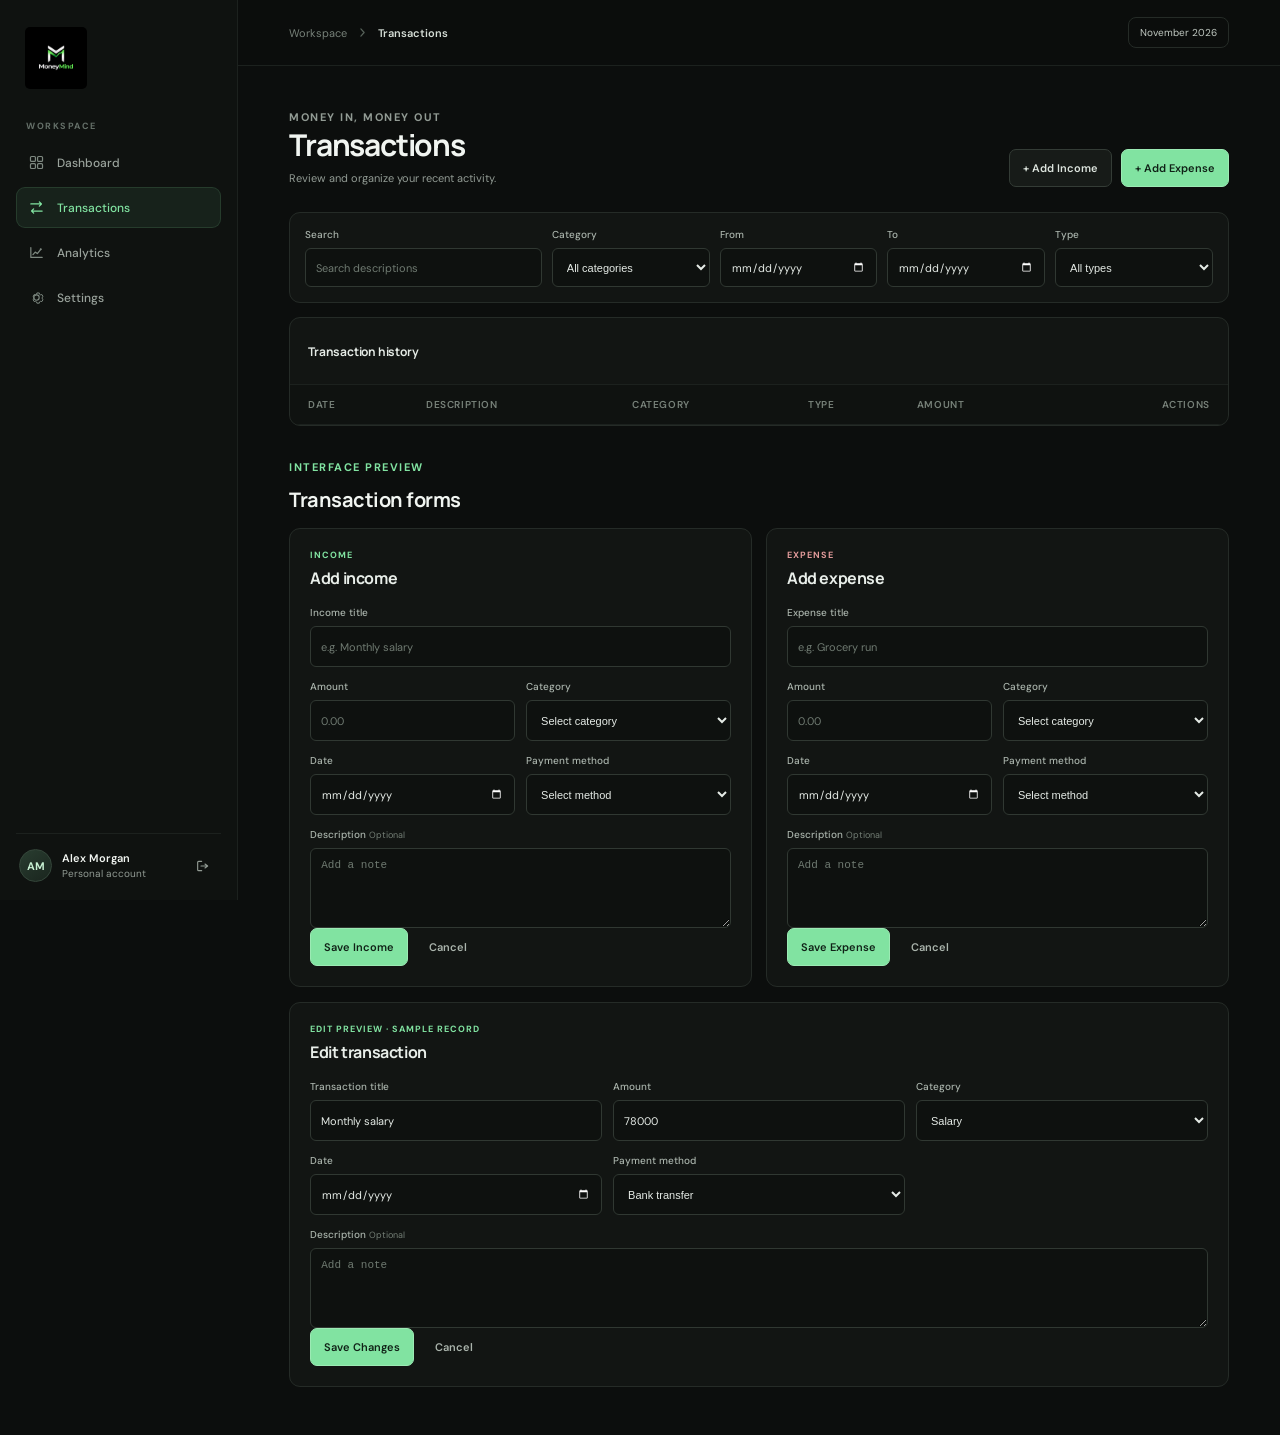
<file: pages/transactions.html>
<!DOCTYPE html>
<html lang="en">

<head>
    <meta charset="UTF-8">
    <meta name="viewport" content="width=device-width, initial-scale=1.0">
    <meta name="theme-color" content="#0C0E0D">
    <meta name="description" content="Review and organize income and expenses in MoneyMind.">
    <title>Transactions · MoneyMind</title>
    <link rel="icon" type="image/png" href="../images/MoneyMind%20Growth%20Monogram.png">
    <link rel="preconnect" href="https://fonts.googleapis.com">
    <link rel="preconnect" href="https://fonts.gstatic.com" crossorigin>
    <link rel="stylesheet" href="../style.css">
</head>

<body>
    <div class="dashboard-shell">
        <aside class="sidebar" aria-label="Main navigation">
            <a class="sidebar-brand" href="dashboard.html" aria-label="MoneyMind dashboard">
                <img class="sidebar-logo" src="../images/MoneyMind%20Growth%20Monogram.png" alt="MoneyMind">
            </a>
            <p class="nav-label">Workspace</p>
            <nav class="primary-nav" aria-label="Workspace">
                <a class="nav-link" href="dashboard.html">
                    <svg viewBox="0 0 24 24" fill="none" aria-hidden="true">
                        <rect x="3.5" y="3.5" width="7" height="7" rx="1.5" stroke="currentColor" stroke-width="1.7" />
                        <rect x="13.5" y="3.5" width="7" height="7" rx="1.5" stroke="currentColor" stroke-width="1.7" />
                        <rect x="3.5" y="13.5" width="7" height="7" rx="1.5" stroke="currentColor" stroke-width="1.7" />
                        <rect x="13.5" y="13.5" width="7" height="7" rx="1.5" stroke="currentColor"
                            stroke-width="1.7" />
                    </svg>
                    Dashboard
                </a>
                <a class="nav-link" href="transactions.html" aria-current="page">
                    <svg viewBox="0 0 24 24" fill="none" aria-hidden="true">
                        <path d="M4 7h15m0 0-3-3m3 3-3 3M20 17H5m0 0 3-3m-3 3 3 3" stroke="currentColor"
                            stroke-width="1.7" stroke-linecap="round" stroke-linejoin="round" />
                    </svg>
                    Transactions
                </a>
                <a class="nav-link" href="analytics.html">
                    <svg viewBox="0 0 24 24" fill="none" aria-hidden="true">
                        <path d="M4 19V5m0 14h16" stroke="currentColor" stroke-width="1.7" stroke-linecap="round" />
                        <path d="m7 15 3.2-3.5 3 2 4.8-6" stroke="currentColor" stroke-width="1.8"
                            stroke-linecap="round" stroke-linejoin="round" />
                        <circle cx="18" cy="7.5" r="1.4" fill="currentColor" />
                    </svg>
                    Analytics
                </a>
                <a class="nav-link" href="settings.html">
                    <svg viewBox="0 0 24 24" fill="none" aria-hidden="true">
                        <path d="M12 8.2a3.8 3.8 0 1 0 0 7.6 3.8 3.8 0 0 0 0-7.6Z" stroke="currentColor"
                            stroke-width="1.6" />
                        <path
                            d="m19.2 13.7 1.1.9-1.5 2.6-1.4-.5a7.6 7.6 0 0 1-1.7 1l-.2 1.5h-3l-.3-1.5a7.6 7.6 0 0 1-1.7-1l-1.4.5-1.5-2.6 1.1-.9a7.2 7.2 0 0 1 0-2l-1.1-.9 1.5-2.6 1.4.5a7.6 7.6 0 0 1 1.7-1l.3-1.5h3l.2 1.5a7.6 7.6 0 0 1 1.7 1l1.4-.5 1.5 2.6-1.1.9a7.2 7.2 0 0 1 0 2Z"
                            transform="translate(-1.3 -1.3) scale(1.11)" stroke="currentColor" stroke-width="1.25"
                            stroke-linejoin="round" />
                    </svg>
                    Settings
                </a>
            </nav>
            <div class="sidebar-spacer"></div>
            <div class="sidebar-bottom">
                <div class="profile-card">
                    <span class="avatar" aria-hidden="true" id="sidebarAvatar">AM</span>
                    <span class="profile-copy">
                        <strong id="sidebarName">Alex Morgan</strong>
                        <span>Personal account</span>
                    </span>
                    <a class="profile-exit" href="../index.html" aria-label="Sign out">
                        <svg viewBox="0 0 24 24" fill="none" aria-hidden="true">
                            <path d="M10 5H5.5A1.5 1.5 0 0 0 4 6.5v11A1.5 1.5 0 0 0 5.5 19H10m5-4 4-3-4-3m4 3H9"
                                stroke="currentColor" stroke-width="1.7" stroke-linecap="round"
                                stroke-linejoin="round" />
                        </svg>
                    </a>
                </div>
            </div>
        </aside>

        <div class="main-area">
            <header class="topbar">
                <div class="breadcrumb" aria-label="Breadcrumb">
                    Workspace
                    <svg viewBox="0 0 16 16" fill="none" aria-hidden="true">
                        <path d="m6 3.5 4 4.5-4 4.5" stroke="currentColor" stroke-width="1.5" stroke-linecap="round"
                            stroke-linejoin="round" />
                    </svg>
                    <strong>Transactions</strong>
                </div>
                <div class="topbar-actions"><span class="topbar-date">November 2026</span></div>
            </header>

            <main class="dashboard-content data-page" id="transactions">
                <section class="page-heading" aria-labelledby="page-title">
                    <div>
                        <p class="eyebrow">Money in, money out</p>
                        <h1 id="page-title">Transactions</h1>
                        <p>Review and organize your recent activity.</p>
                    </div>
                    <div class="page-actions">
                        <button class="button button-secondary" type="button">+ Add Income</button>
                        <button class="button button-primary" type="button">+ Add Expense</button>
                    </div>
                </section>

                <section class="panel filter-panel" aria-label="Transaction search and filters">
                    <div class="transaction-filters">
                        <label class="filter-control search-control">
                            <span>Search</span>
                            <input type="search" placeholder="Search descriptions" aria-label="Search transactions">
                        </label>
                        <label class="filter-control">
                            <span>Category</span>
                            <select aria-label="Filter by category">
                                <option>All categories</option>
                                <option>Housing</option>
                                <option>Food &amp; dining</option>
                                <option>Transport</option>
                                <option>Shopping</option>
                                <option>Salary</option>
                            </select>
                        </label>
                        <label class="filter-control">
                            <span>From</span>
                            <input type="date" aria-label="Start date">
                        </label>
                        <label class="filter-control">
                            <span>To</span>
                            <input type="date" aria-label="End date">
                        </label>
                        <label class="filter-control">
                            <span>Type</span>
                            <select aria-label="Filter by transaction type">
                                <option>All types</option>
                                <option>Income</option>
                                <option>Expense</option>
                            </select>
                        </label>
                    </div>
                </section>

                <section class="panel transaction-panel management-panel" aria-labelledby="history-title">
                    <header class="panel-heading management-heading">
                        <div>
                            <h2 class="panel-title" id="history-title">Transaction history</h2>
                        </div>
                    </header>
                    <div class="table-scroll">
                        <table class="transaction-table management-table">
                            <thead>
                                <tr>
                                    <th scope="col">Date</th>
                                    <th scope="col">Description</th>
                                    <th scope="col">Category</th>
                                    <th scope="col">Type</th>
                                    <th scope="col">Amount</th>
                                    <th scope="col">Actions</th>
                                </tr>
                            </thead>
                            <tbody id="transactionTableBody">
                                
                            </tbody>
                        </table>
                    </div>
                </section>

                <section class="form-previews" aria-labelledby="forms-title">
                    <header class="section-heading">
                        <div>
                            <p class="eyebrow">Interface preview</p>
                            <h2 id="forms-title">Transaction forms</h2>
                        </div>
                    </header>

                    <div class="form-preview-grid">
                        <section class="panel form-card" aria-labelledby="income-form-title">
                            <div class="form-card-heading">
                                <span class="form-kicker">Income</span>
                                <h3 id="income-form-title">Add income</h3>
                            </div>
                            <form class="income-form" method="get">
                                <div class="form-grid">
                                    <label class="form-field form-span-two"><span>Income title</span><input
                                            id="income-title" name="incomeName" type="text"
                                            placeholder="e.g. Monthly salary" required></label>
                                    <label class="form-field"><span>Amount</span><input id="income-amount" name="amount"
                                            type="number" min="0.01" step="0.01" placeholder="0.00" required></label>
                                    <label class="form-field"><span>Category</span><select id="income-category"
                                            name="category" required>
                                            <option value="">Select category</option>
                                            <option>Salary</option>
                                            <option>Freelance</option>
                                            <option>Investment</option>
                                            <option>Other</option>
                                        </select></label>
                                    <label class="form-field"><span>Date</span><input id="income-date" name="date"
                                            type="date" required></label>
                                    <label class="form-field"><span>Payment method</span><select
                                            id="income-payment-method" name="paymentMethod" required>
                                            <option value="">Select method</option>
                                            <option>Bank transfer</option>
                                            <option>Cash</option>
                                            <option>Card</option>
                                            <option>Other</option>
                                        </select></label>
                                    <label class="form-field form-span-two"><span>Description
                                            <em>Optional</em></span><textarea id="income-description" name="description"
                                            rows="3" placeholder="Add a note"></textarea></label>
                                </div>
                                <div class="form-actions"><button class="button button-primary" type="submit">Save
                                        Income</button><button class="button button-quiet" id="cancelIncome" type="button">Cancel</button>
                                </div>
                            </form>
                        </section>

                        <section class="panel form-card" aria-labelledby="expense-form-title">
                            <div class="form-card-heading">
                                <span class="form-kicker expense-kicker">Expense</span>
                                <h3 id="expense-form-title">Add expense</h3>
                            </div>
                            <form class="expense-form">
                                <div class="form-grid">
                                    <label class="form-field form-span-two"><span>Expense title</span><input
                                            id="expense-title" name="expenseName" type="text"
                                            placeholder="e.g. Grocery run" required></label>
                                    <label class="form-field"><span>Amount</span><input id="expense-amount"
                                            name="amount" type="number" min="0.01" step="0.01" placeholder="0.00"
                                            required></label>
                                    <label class="form-field"><span>Category</span><select id="expense-category"
                                            name="category" required>
                                            <option value="">Select category</option>
                                            <option>Housing</option>
                                            <option>Food &amp; dining</option>
                                            <option>Transport</option>
                                            <option>Shopping</option>
                                            <option>Health</option>
                                            <option>Other</option>
                                        </select></label>
                                    <label class="form-field"><span>Date</span><input id="expense-date" name="date"
                                            type="date" required></label>
                                    <label class="form-field"><span>Payment method</span><select
                                            id="expense-payment-method" name="paymentMethod" required>
                                            <option value="">Select method</option>
                                            <option>Card</option>
                                            <option>Bank transfer</option>
                                            <option>Cash</option>
                                            <option>Other</option>
                                        </select></label>
                                    <label class="form-field form-span-two"><span>Description
                                            <em>Optional</em></span><textarea id="expense-description"
                                            name="description" rows="3" placeholder="Add a note"></textarea></label>
                                </div>
                                <div class="form-actions"><button class="button button-primary" type="submit">Save
                                        Expense</button>
                                    <button class="button button-quiet" id="cancelExpense" type="button">Cancel</button>
                                </div>
                            </form>
                        </section>
                    </div>
                </section>

                <section class="panel form-card edit-preview" id="edit-preview" aria-labelledby="edit-form-title">
                    <div class="form-card-heading">
                        <span class="form-kicker">Edit preview · sample record</span>
                        <h3 id="edit-form-title">Edit transaction</h3>
                    </div>
                    <form>
                        <div class="form-grid edit-grid">
                            <label class="form-field"><span>Transaction title</span><input id="edit-transaction-title"
                                    type="text" value="Monthly salary" required></label>
                            <label class="form-field"><span>Amount</span><input id="edit-amount" type="number"
                                    value="78000" min="0.01" step="0.01" required></label>
                            <label class="form-field"><span>Category</span><select id="edit-category">
                                    <option selected>Salary</option>
                                    <option>Freelance</option>
                                    <option>Investment</option>
                                    <option>Other</option>
                                </select></label>
                            <label class="form-field"><span>Date</span><input id="edit-date" type="date"
                                    required></label>
                            <label class="form-field"><span>Payment method</span><select id="edit-payment-method">
                                    <option selected>Bank transfer</option>
                                    <option>Cash</option>
                                    <option>Card</option>
                                    <option>Other</option>
                                </select></label>
                            <label class="form-field form-span-two"><span>Description <em>Optional</em></span><textarea
                                    id="edit-description" rows="2" placeholder="Add a note"></textarea></label>
                        </div>
                        <div class="form-actions"><button class="button button-primary" type="submit">Save
                                Changes</button><button class="button button-quiet" type="button">Cancel</button></div>
                    </form>
                </section>
            </main>
        </div>
    </div>
    <script type="module" src="../js/transaction.js"></script>
</body>

</html>
</file>
<file: style.css>
@import url("https://fonts.googleapis.com/css2?family=DM+Sans:wght@400;500;600;700&family=Manrope:wght@400;500;600;700;800&display=swap");

:root {
    color-scheme: dark;
    --page: #0c0e0d;
    --surface: #121513;
    --surface-raised: #171b18;
    --surface-hover: #1c211e;
    --line: #252b27;
    --line-soft: #1c211e;
    --text: #f1f5f1;
    --muted: #929b94;
    --subtle: #657069;
    --green: #81e3a1;
    --green-strong: #4bc879;
    --green-dark: #193b27;
    --red: #f28a8a;
    --amber: #e7bd72;
    --blue: #88b9f4;
    --font-body: "DM Sans", "Segoe UI", sans-serif;
    --font-display: "Manrope", "DM Sans", sans-serif;
    --radius: 12px;
    font-family: var(--font-body);
    font-synthesis: none;
    text-rendering: optimizeLegibility;
    -webkit-font-smoothing: antialiased;
    -moz-osx-font-smoothing: grayscale;
}

* {
    box-sizing: border-box;
}

html {
    min-width: 320px;
    min-height: 100%;
    scroll-behavior: smooth;
    background: var(--page);
}

body {
    min-width: 320px;
    min-height: 100vh;
    margin: 0;
    background: var(--page);
    color: var(--text);
    font-family: var(--font-body);
}

button,
input {
    font: inherit;
}

a {
    color: inherit;
    text-decoration: none;
}

button,
a,
input {
    -webkit-tap-highlight-color: transparent;
}

:focus-visible {
    outline: 2px solid var(--green);
    outline-offset: 3px;
}

svg {
    display: block;
}

/* Sign in */
.login-shell {
    display: grid;
    width: min(1180px, calc(100% - 64px));
    min-height: min(740px, calc(100svh - 64px));
    grid-template-columns: minmax(390px, 0.88fr) minmax(0, 1.12fr);
    overflow: hidden;
    margin: 32px auto;
    border: 1px solid var(--line);
    border-radius: 24px;
    background: var(--surface);
    box-shadow: 0 32px 100px rgba(0, 0, 0, 0.35);
}

.form-panel {
    display: flex;
    flex-direction: column;
    padding: 38px clamp(32px, 5vw, 68px);
}

.brand-header {
    display: flex;
    align-items: center;
}

.brand {
    display: block;
    width: min(50px, 100%);
    border-radius: 6px;
}

.brand-logo-image,
.sidebar-logo {
    display: block;
    width: 100%;
    height: auto;
    object-fit: contain;
}

.form-content {
    width: min(100%, 380px);
    margin: auto;
    padding: 64px 0;
}

.eyebrow {
    margin: 0 0 12px;
    color: var(--green);
    font-size: 11px;
    font-weight: 700;
    letter-spacing: 1.5px;
    text-transform: uppercase;
}

.form-content h1 {
    margin: 0;
    color: var(--text);
    font-family: var(--font-display);
    font-size: clamp(32px, 3.4vw, 42px);
    font-weight: 700;
    letter-spacing: -1.9px;
    line-height: 1.15;
}

.intro {
    margin: 12px 0 0;
    color: var(--muted);
    font-size: 14px;
    line-height: 1.7;
}

.login-form {
    display: grid;
    gap: 19px;
    margin-top: 32px;
}

.field {
    display: grid;
    gap: 9px;
}

.field > label {
    color: #d7ded8;
    font-size: 12px;
    font-weight: 600;
}

.field input {
    width: 100%;
    height: 48px;
    padding: 0 14px;
    border: 1px solid #303832;
    border-radius: 10px;
    outline: none;
    background: #0f1210;
    color: var(--text);
    font-size: 13px;
    transition: border-color 180ms ease, box-shadow 180ms ease, background 180ms ease;
}

.field input::placeholder {
    color: #68726b;
}

.field input:focus {
    border-color: var(--green-strong);
    background: #111612;
    box-shadow: 0 0 0 3px rgba(129, 227, 161, 0.11);
}

.form-options {
    display: flex;
    align-items: center;
    justify-content: space-between;
    gap: 12px;
    margin-top: -1px;
}

.remember-option {
    display: inline-flex;
    align-items: center;
    gap: 9px;
    color: var(--muted);
    cursor: pointer;
    font-size: 12px;
}

.remember-option input {
    width: 15px;
    height: 15px;
    margin: 0;
    accent-color: var(--green-strong);
    cursor: pointer;
}

.text-link {
    color: var(--green);
    font-size: 12px;
    font-weight: 600;
    transition: color 160ms ease;
}

.text-link:hover {
    color: #b1f3c3;
    text-decoration: underline;
    text-underline-offset: 3px;
}

.sign-in-button {
    display: flex;
    width: 100%;
    min-height: 49px;
    align-items: center;
    justify-content: center;
    gap: 10px;
    margin-top: 3px;
    border: 1px solid var(--green);
    border-radius: 10px;
    background: var(--green);
    color: #0b2112;
    cursor: pointer;
    font-size: 13px;
    font-weight: 700;
    transition: background-color 180ms ease, border-color 180ms ease, transform 180ms ease;
}

.sign-in-button:hover {
    transform: translateY(-1px);
    border-color: #9af0b4;
    background: #9af0b4;
}

.sign-in-button span {
    font-size: 16px;
    font-weight: 400;
    transition: transform 180ms ease;
}

.sign-in-button:hover span {
    transform: translateX(3px);
}

.signup-prompt {
    margin: 26px 0 0;
    color: var(--muted);
    text-align: center;
    font-size: 12px;
}

.signup-prompt .text-link {
    margin-left: 3px;
}

.visual-panel {
    position: relative;
    display: flex;
    min-width: 0;
    min-height: 580px;
    flex-direction: column;
    align-items: center;
    justify-content: center;
    overflow: hidden;
    border-left: 1px solid var(--line);
    background:
        radial-gradient(ellipse at 60% 48%, rgba(35, 113, 62, 0.27), transparent 49%),
        linear-gradient(150deg, #171d19, #101411 72%);
    padding: 48px;
}

.visual-panel::before,
.visual-panel::after {
    position: absolute;
    width: 380px;
    height: 380px;
    border: 1px solid rgba(129, 227, 161, 0.08);
    border-radius: 50%;
    content: "";
    pointer-events: none;
}

.visual-panel::before {
    top: 50%;
    left: 50%;
    transform: translate(-50%, -50%);
}

.visual-panel::after {
    width: 490px;
    height: 490px;
    border-color: rgba(129, 227, 161, 0.045);
}

.visual-heading {
    position: absolute;
    z-index: 1;
    top: 34px;
    right: 38px;
    left: 38px;
    display: flex;
    align-items: center;
    gap: 12px;
    color: #a7b2aa;
    font-size: 10px;
    font-weight: 600;
    letter-spacing: 1.35px;
    text-transform: uppercase;
}

.visual-rule {
    width: 28px;
    height: 1px;
    background: var(--green-strong);
}

.visual-index {
    margin-left: auto;
    color: #727d75;
    font-variant-numeric: tabular-nums;
}

.finance-illustration {
    position: relative;
    z-index: 1;
    display: block;
    width: 112%;
    max-width: 650px;
    height: auto;
    max-height: 580px;
    object-fit: contain;
    filter: drop-shadow(0 26px 44px rgba(0, 0, 0, 0.22));
    animation: image-arrive 900ms 100ms ease both;
}

.visual-caption {
    position: absolute;
    z-index: 1;
    right: 38px;
    bottom: 31px;
    margin: 0;
    color: var(--green);
    font-size: 10px;
    font-weight: 700;
    letter-spacing: 1.5px;
    text-transform: uppercase;
}

@keyframes image-arrive {
    from {
        opacity: 0;
        transform: translateY(8px) scale(0.99);
    }

    to {
        opacity: 1;
        transform: translateY(0) scale(1);
    }
}

/* Dashboard */
.dashboard-shell {
    min-height: 100vh;
}

.sidebar {
    position: fixed;
    z-index: 3;
    inset: 0 auto 0 0;
    display: flex;
    width: 238px;
    flex-direction: column;
    border-right: 1px solid var(--line-soft);
    background: #0f1210;
    padding: 27px 16px 18px;
}

.sidebar-brand {
    display: block;
    width: 100%;
    max-width: 80px;
    padding: 0 9px 31px;
}

.sidebar-logo {
    border-radius: 5px;
}

.nav-label {
    margin: 0 10px 10px;
    color: var(--subtle);
    font-size: 9px;
    font-weight: 700;
    letter-spacing: 1.5px;
    text-transform: uppercase;
}

.primary-nav {
    display: grid;
    gap: 4px;
}

.nav-link {
    display: flex;
    min-height: 41px;
    align-items: center;
    gap: 12px;
    border: 1px solid transparent;
    border-radius: 9px;
    color: #9aa39c;
    padding: 0 11px;
    font-size: 12px;
    font-weight: 500;
    transition: color 160ms ease, background 160ms ease, border-color 160ms ease;
}

.nav-link svg {
    width: 17px;
    height: 17px;
    color: #7e8981;
}

.nav-link:hover {
    background: #171b18;
    color: var(--text);
}

.nav-link[aria-current="page"] {
    border-color: rgba(129, 227, 161, 0.13);
    background: rgba(129, 227, 161, 0.08);
    color: var(--green);
}

.nav-link[aria-current="page"] svg {
    color: var(--green);
}

.nav-badge {
    margin-left: auto;
    border: 1px solid #303832;
    border-radius: 5px;
    color: #929b94;
    padding: 2px 6px;
    font-size: 9px;
}

.sidebar-spacer {
    flex: 1;
}

.sidebar-bottom {
    display: grid;
    gap: 15px;
}

.upgrade-card {
    border: 1px solid #26332a;
    border-radius: 12px;
    background: linear-gradient(140deg, rgba(42, 91, 56, 0.28), rgba(22, 30, 24, 0.7));
    padding: 14px;
}

.upgrade-icon {
    display: grid;
    width: 27px;
    height: 27px;
    place-items: center;
    border: 1px solid rgba(129, 227, 161, 0.16);
    border-radius: 8px;
    background: rgba(129, 227, 161, 0.08);
    color: var(--green);
}

.upgrade-icon svg {
    width: 15px;
    height: 15px;
}

.upgrade-card strong {
    display: block;
    margin-top: 11px;
    font-size: 11px;
    font-weight: 600;
}

.upgrade-card p {
    margin: 5px 0 0;
    color: var(--muted);
    font-size: 10px;
    line-height: 1.55;
}

.upgrade-link {
    display: inline-flex;
    margin-top: 11px;
    color: var(--green);
    font-size: 10px;
    font-weight: 700;
}

.profile-card {
    display: flex;
    align-items: center;
    gap: 10px;
    border-top: 1px solid var(--line-soft);
    padding: 15px 3px 0;
}

.avatar {
    display: grid;
    width: 33px;
    height: 33px;
    flex: 0 0 auto;
    place-items: center;
    border: 1px solid #34463a;
    border-radius: 50%;
    background: linear-gradient(145deg, #293d30, #1a251e);
    color: #c6efd1;
    font-size: 11px;
    font-weight: 700;
}

.profile-copy {
    display: grid;
    gap: 2px;
}

.profile-copy strong {
    font-size: 11px;
    font-weight: 600;
}

.profile-copy span {
    color: var(--muted);
    font-size: 10px;
}

.profile-exit {
    display: grid;
    width: 31px;
    height: 31px;
    flex: 0 0 auto;
    place-items: center;
    margin-left: auto;
    border: 1px solid transparent;
    border-radius: 8px;
    color: var(--muted);
    transition: background 160ms ease, color 160ms ease;
}

.profile-exit svg {
    width: 16px;
    height: 16px;
}

.profile-exit:hover {
    background: var(--surface-hover);
    color: var(--text);
}

.main-area {
    min-height: 100vh;
    margin-left: 238px;
}

.topbar {
    position: sticky;
    z-index: 2;
    top: 0;
    display: flex;
    min-height: 66px;
    align-items: center;
    justify-content: space-between;
    gap: 20px;
    border-bottom: 1px solid var(--line-soft);
    background: rgba(12, 14, 13, 0.88);
    padding: 0 clamp(24px, 4vw, 54px);
    backdrop-filter: blur(18px);
}

.breadcrumb {
    display: flex;
    align-items: center;
    gap: 9px;
    color: #778179;
    font-size: 11px;
}

.breadcrumb svg {
    width: 13px;
    height: 13px;
    color: #57625a;
}

.breadcrumb strong {
    color: #d5ddd6;
    font-weight: 600;
}

.topbar-actions {
    display: flex;
    align-items: center;
    gap: 10px;
}

.topbar-date {
    display: flex;
    align-items: center;
    gap: 8px;
    border: 1px solid var(--line);
    border-radius: 8px;
    color: #c1c9c2;
    padding: 8px 11px;
    font-size: 10px;
}

.topbar-date svg,
.notification-button svg {
    width: 15px;
    height: 15px;
    color: #9aa59c;
}

.notification-button {
    position: relative;
    display: grid;
    width: 34px;
    height: 34px;
    place-items: center;
    border: 1px solid var(--line);
    border-radius: 9px;
    background: transparent;
}

.notification-button::after {
    position: absolute;
    top: 7px;
    right: 7px;
    width: 5px;
    height: 5px;
    border: 1px solid var(--page);
    border-radius: 50%;
    background: var(--green);
    content: "";
}

.dashboard-content {
    width: min(1320px, 100%);
    margin: 0 auto;
    padding: 36px clamp(24px, 4vw, 54px) 48px;
}

.page-heading {
    display: flex;
    align-items: flex-end;
    justify-content: space-between;
    gap: 20px;
    margin-bottom: 25px;
}

.page-heading h1 {
    margin: 0;
    font-family: var(--font-display);
    font-size: clamp(24px, 2.4vw, 30px);
    font-weight: 700;
    letter-spacing: -1.2px;
    line-height: 1.2;
}

.page-heading p {
    margin: 7px 0 0;
    color: var(--muted);
    font-size: 11px;
    line-height: 1.6;
}

.period-pill {
    display: inline-flex;
    min-height: 34px;
    align-items: center;
    gap: 8px;
    border: 1px solid var(--line);
    border-radius: 8px;
    color: #c3ccc4;
    padding: 0 11px;
    white-space: nowrap;
    font-size: 10px;
}

.period-pill svg {
    width: 14px;
    height: 14px;
    color: var(--muted);
}

.metric-grid {
    display: grid;
    grid-template-columns: repeat(4, minmax(0, 1fr));
    gap: 13px;
    margin-bottom: 15px;
}

.metric-card,
.panel {
    border: 1px solid var(--line);
    border-radius: 11px;
    background: var(--surface);
}

.metric-card {
    position: relative;
    min-width: 0;
    overflow: hidden;
    padding: 17px 18px 16px;
}

.metric-card::after {
    position: absolute;
    top: -34px;
    right: -30px;
    width: 100px;
    height: 100px;
    border-radius: 50%;
    background: rgba(129, 227, 161, 0.035);
    content: "";
}

.metric-top {
    display: flex;
    align-items: center;
    justify-content: space-between;
    gap: 9px;
}

.metric-label {
    color: #a0aaa2;
    font-size: 10px;
    font-weight: 500;
}

.metric-icon {
    display: grid;
    width: 29px;
    height: 29px;
    place-items: center;
    border: 1px solid rgba(129, 227, 161, 0.12);
    border-radius: 9px;
    background: rgba(129, 227, 161, 0.07);
    color: var(--green);
}

.metric-icon svg {
    width: 15px;
    height: 15px;
}

.metric-card.expenses .metric-icon {
    border-color: rgba(242, 138, 138, 0.13);
    background: rgba(242, 138, 138, 0.07);
    color: var(--red);
}

.metric-value {
    display: block;
    margin-top: 15px;
    font-family: var(--font-display);
    font-size: clamp(20px, 2vw, 27px);
    font-weight: 700;
    letter-spacing: -1.15px;
    line-height: 1.1;
    font-variant-numeric: tabular-nums;
}

.metric-bottom {
    display: flex;
    align-items: center;
    flex-wrap: wrap;
    gap: 7px;
    margin-top: 11px;
    color: var(--muted);
    font-size: 9px;
}

.trend-positive,
.trend-negative {
    display: inline-flex;
    align-items: center;
    gap: 3px;
    color: var(--green);
    font-weight: 600;
}

.trend-negative {
    color: var(--red);
}

.trend-positive svg,
.trend-negative svg {
    width: 11px;
    height: 11px;
}

.dashboard-grid {
    display: grid;
    grid-template-columns: minmax(0, 1.55fr) minmax(265px, 0.85fr);
    gap: 14px;
    margin-bottom: 14px;
}

.panel {
    min-width: 0;
    padding: 18px;
}

.panel-heading {
    display: flex;
    align-items: flex-start;
    justify-content: space-between;
    gap: 12px;
}

.panel-title {
    margin: 0;
    color: #e5ebe6;
    font-family: var(--font-display);
    font-size: 12px;
    font-weight: 700;
    letter-spacing: -0.2px;
}

.panel-subtitle {
    margin: 5px 0 0;
    color: var(--muted);
    font-size: 9px;
}

.chart-legend {
    display: flex;
    align-items: center;
    gap: 13px;
    color: #a6afa8;
    font-size: 9px;
}

.legend-item {
    display: inline-flex;
    align-items: center;
    gap: 6px;
}

.legend-dot {
    width: 7px;
    height: 7px;
    border-radius: 50%;
    background: var(--green);
}

.legend-dot.expense {
    background: #75917e;
}

.chart-total {
    margin-top: 17px;
    font-family: var(--font-display);
    font-size: 23px;
    font-weight: 700;
    letter-spacing: -0.9px;
    font-variant-numeric: tabular-nums;
}

.chart-total span {
    margin-left: 7px;
    color: var(--muted);
    font-family: var(--font-body);
    font-size: 9px;
    font-weight: 400;
    letter-spacing: 0;
}

.comparison-chart {
    width: 100%;
    height: 173px;
    margin-top: 9px;
    overflow: visible;
}

.chart-gridline {
    stroke: #242b26;
    stroke-dasharray: 3 5;
    stroke-width: 1;
}

.chart-axis-label {
    fill: #778179;
    font-family: var(--font-body);
    font-size: 9px;
}

.chart-income {
    fill: none;
    stroke: #81e3a1;
    stroke-linecap: round;
    stroke-linejoin: round;
    stroke-width: 2.5;
}

.chart-expense {
    fill: none;
    stroke: #728b78;
    stroke-linecap: round;
    stroke-linejoin: round;
    stroke-width: 2;
}

.chart-marker {
    fill: var(--page);
    stroke: #81e3a1;
    stroke-width: 2;
}

.spending-panel {
    display: flex;
    flex-direction: column;
}

.spending-score {
    display: flex;
    align-items: center;
    gap: 15px;
    margin: 18px 0 16px;
}

.donut-chart {
    position: relative;
    display: grid;
    width: 112px;
    height: 112px;
    flex: 0 0 auto;
    place-items: center;
    border-radius: 50%;
    background: conic-gradient(
        #82e2a1 0 33%,
        #6daf83 33% 55%,
        #5f7387 55% 72%,
        #bfa66b 72% 85%,
        #695e79 85% 94%,
        #343c36 94% 100%
    );
}

.donut-chart::after {
    position: absolute;
    inset: 11px;
    border: 1px solid #252b27;
    border-radius: 50%;
    background: #141815;
    content: "";
}

.donut-center {
    position: relative;
    z-index: 1;
    text-align: center;
}

.donut-center strong {
    display: block;
    font-family: var(--font-display);
    font-size: 15px;
    letter-spacing: -0.5px;
}

.donut-center span {
    display: block;
    margin-top: 3px;
    color: var(--muted);
    font-size: 8px;
}

.top-category {
    min-width: 0;
}

.top-category span {
    color: var(--muted);
    font-size: 9px;
}

.top-category strong {
    display: block;
    margin-top: 6px;
    font-size: 12px;
    font-weight: 600;
}

.top-category b {
    display: block;
    margin-top: 6px;
    color: var(--green);
    font-family: var(--font-display);
    font-size: 17px;
    font-weight: 700;
    letter-spacing: -0.4px;
}

.category-list {
    display: grid;
    gap: 12px;
    margin-top: auto;
}

.category-row {
    display: grid;
    grid-template-columns: minmax(0, 1fr) auto;
    align-items: center;
    gap: 7px 10px;
}

.category-name {
    display: inline-flex;
    min-width: 0;
    align-items: center;
    gap: 7px;
    overflow: hidden;
    color: #c6cec7;
    white-space: nowrap;
    text-overflow: ellipsis;
    font-size: 9px;
}

.category-dot {
    width: 7px;
    height: 7px;
    flex: 0 0 auto;
    border-radius: 50%;
    background: #82e2a1;
}

.category-dot.food {
    background: #6daf83;
}

.category-dot.transport {
    background: #5f7387;
}

.category-dot.shopping {
    background: #bfa66b;
}

.category-dot.health {
    background: #a08fb2;
}

.category-amount {
    color: #d4dcd5;
    font-size: 9px;
    font-variant-numeric: tabular-nums;
}

.category-track {
    height: 3px;
    grid-column: 1 / -1;
    overflow: hidden;
    border-radius: 4px;
    background: #252c27;
}

.category-fill {
    display: block;
    height: 100%;
    border-radius: inherit;
    background: #82e2a1;
}

.category-fill.food {
    background: #6daf83;
}

.category-fill.transport {
    background: #5f7387;
}

.category-fill.shopping {
    background: #bfa66b;
}

.category-fill.health {
    background: #a08fb2;
}

.lower-grid {
    display: grid;
    grid-template-columns: minmax(0, 1.55fr) minmax(265px, 0.85fr);
    gap: 14px;
}

.transaction-panel {
    overflow: hidden;
    padding: 0;
}

.transaction-panel .panel-heading {
    align-items: center;
    padding: 17px 18px 15px;
}

.subtle-link {
    color: var(--green);
    font-size: 9px;
    font-weight: 600;
}

.subtle-link:hover {
    color: #b1f3c3;
}

.table-scroll {
    overflow-x: auto;
    scrollbar-color: #374139 transparent;
    scrollbar-width: thin;
}

.transaction-table {
    width: 100%;
    border-collapse: collapse;
    text-align: left;
    white-space: nowrap;
}

.transaction-table th {
    border-block: 1px solid var(--line-soft);
    background: rgba(12, 14, 13, 0.38);
    color: #778179;
    padding: 9px 12px;
    font-size: 8px;
    font-weight: 600;
    letter-spacing: 0.6px;
    text-transform: uppercase;
}

.transaction-table th:first-child,
.transaction-table td:first-child {
    padding-left: 18px;
}

.transaction-table th:last-child,
.transaction-table td:last-child {
    padding-right: 18px;
    text-align: right;
}

.transaction-table td {
    border-bottom: 1px solid rgba(37, 43, 39, 0.65);
    color: #c3ccc4;
    padding: 11px 12px;
    font-size: 9px;
}

.transaction-table tbody tr:last-child td {
    border-bottom: 0;
}

.transaction-name {
    display: flex;
    align-items: center;
    gap: 9px;
    color: #e1e7e2;
    font-weight: 600;
}

.transaction-icon {
    display: grid;
    width: 27px;
    height: 27px;
    flex: 0 0 auto;
    place-items: center;
    border: 1px solid #303832;
    border-radius: 8px;
    background: #1a201b;
    color: #b2c4b5;
}

.transaction-icon svg {
    width: 14px;
    height: 14px;
}

.transaction-icon.income {
    border-color: rgba(129, 227, 161, 0.14);
    background: rgba(129, 227, 161, 0.07);
    color: var(--green);
}

.transaction-merchant {
    display: grid;
    gap: 3px;
}

.transaction-merchant span {
    color: var(--muted);
    font-size: 8px;
    font-weight: 400;
}

.transaction-category {
    color: #98a39a;
}

.transaction-amount {
    color: #f0a2a2;
    font-variant-numeric: tabular-nums;
    font-weight: 600;
}

.transaction-amount.income {
    color: var(--green);
}

.transaction-date {
    color: #89938b;
}

.summary-panel {
    display: flex;
    flex-direction: column;
}

.summary-balance {
    display: flex;
    align-items: flex-end;
    justify-content: space-between;
    gap: 10px;
    margin: 18px 0 14px;
}

.summary-balance span {
    color: var(--muted);
    font-size: 9px;
}

.summary-balance strong {
    display: block;
    margin-top: 5px;
    font-family: var(--font-display);
    font-size: 20px;
    font-weight: 700;
    letter-spacing: -0.8px;
}

.summary-balance .trend-positive {
    font-size: 9px;
}

.summary-bars {
    display: grid;
    grid-template-columns: repeat(6, minmax(0, 1fr));
    align-items: end;
    gap: 10px;
    height: 94px;
    border-bottom: 1px solid var(--line);
    padding: 0 4px;
}

.summary-month {
    display: flex;
    height: 100%;
    flex-direction: column;
    align-items: center;
    justify-content: flex-end;
    gap: 6px;
}

.summary-month-bars {
    display: flex;
    width: 100%;
    height: 70px;
    align-items: flex-end;
    justify-content: center;
    gap: 3px;
}

.summary-month-bars i {
    width: min(11px, 42%);
    border-radius: 3px 3px 0 0;
    background: #70977a;
}

.summary-month-bars i:last-child {
    background: #363e38;
}

.summary-month.current .summary-month-bars i:first-child {
    background: #81e3a1;
}

.summary-month.current .summary-month-bars i:last-child {
    background: #66776a;
}

.summary-month span {
    transform: translateY(1px);
    color: #778179;
    font-size: 8px;
}

.summary-note {
    margin: auto 0 0;
    border: 1px solid rgba(129, 227, 161, 0.11);
    border-radius: 9px;
    background: rgba(129, 227, 161, 0.045);
    color: #aeb9b0;
    padding: 10px 11px;
    font-size: 9px;
    line-height: 1.6;
}

.summary-note strong {
    color: var(--green);
    font-weight: 600;
}

@media (min-width: 1500px) {
    .dashboard-content {
        padding-top: 44px;
    }

    .metric-card {
        padding: 20px;
    }

    .panel {
        padding: 21px;
    }

    .comparison-chart {
        height: 190px;
    }
}

@media (max-width: 1120px) {
    .sidebar {
        width: 208px;
        padding-inline: 12px;
    }

    .main-area {
        margin-left: 208px;
    }

    .metric-grid {
        grid-template-columns: repeat(2, minmax(0, 1fr));
    }

    .dashboard-grid,
    .lower-grid {
        grid-template-columns: minmax(0, 1.3fr) minmax(250px, 0.9fr);
    }
}

@media (max-width: 900px) {
    .login-shell {
        width: min(720px, calc(100% - 40px));
        min-height: min(740px, calc(100svh - 40px));
        grid-template-columns: minmax(330px, 0.94fr) minmax(0, 1.06fr);
        margin-block: 20px;
    }

    .form-panel {
        padding-inline: 32px;
    }

    .visual-panel {
        min-height: 540px;
        padding-inline: 18px;
    }

    .dashboard-grid,
    .lower-grid {
        grid-template-columns: minmax(0, 1fr);
    }

    .spending-panel {
        display: grid;
        grid-template-columns: minmax(0, 1fr) minmax(0, 1.1fr);
        gap: 0 16px;
    }

    .spending-panel .panel-heading {
        grid-column: 1 / -1;
    }

    .spending-score {
        align-self: start;
    }

    .category-list {
        gap: 9px;
        margin-top: 18px;
    }
}

@media (max-width: 700px) {
    .login-shell {
        width: min(500px, calc(100% - 28px));
        min-height: calc(100svh - 28px);
        grid-template-columns: minmax(0, 1fr);
        margin-block: 14px;
        border-radius: 20px;
    }

    .form-panel {
        min-height: 610px;
        padding: 27px clamp(23px, 7vw, 40px);
    }

    .form-content {
        padding-block: 48px;
        margin: 20px auto;
    }

    .visual-panel {
        display: none;
    }

    .sidebar {
        position: sticky;
        inset: 0 0 auto;
        width: 100%;
        height: auto;
        border-right: 0;
        border-bottom: 1px solid var(--line-soft);
        padding: 12px 17px 10px;
    }

    .sidebar-brand {
        width: min( 50px, 70vw);
        padding: 0 2px 10px;
    }

    .nav-label,
    .sidebar-spacer,
    .sidebar-bottom {
        display: none;
    }

    .primary-nav {
        display: flex;
        gap: 5px;
        overflow-x: auto;
        scrollbar-width: none;
    }

    .primary-nav::-webkit-scrollbar {
        display: none;
    }

    .nav-link {
        min-height: 36px;
        flex: 0 0 auto;
        gap: 7px;
        padding-inline: 9px;
        font-size: 10px;
    }

    .nav-link svg {
        width: 15px;
        height: 15px;
    }

    .nav-badge {
        display: none;
    }

    .main-area {
        min-height: 0;
        margin-left: 0;
    }

    .topbar {
        position: static;
        min-height: 52px;
        padding-inline: 18px;
    }

    .dashboard-content {
        padding: 25px 18px 35px;
    }

    .metric-grid {
        gap: 9px;
    }

    .metric-card {
        padding: 14px;
    }

    .metric-value {
        font-size: clamp(19px, 5vw, 24px);
    }

    .panel {
        padding: 15px;
    }
}

@media (max-width: 460px) {
    .form-panel {
        min-height: 570px;
    }

    .form-content h1 {
        font-size: 34px;
    }

    .breadcrumb {
        font-size: 10px;
    }

    .topbar-actions {
        gap: 6px;
    }

    .topbar-date {
        gap: 5px;
        padding-inline: 8px;
        font-size: 9px;
    }

    .notification-button {
        width: 31px;
        height: 31px;
    }

    .page-heading {
        align-items: flex-start;
        flex-direction: column;
        gap: 13px;
    }

    .page-heading h1 {
        font-size: 26px;
    }

    .metric-grid {
        gap: 8px;
    }

    .metric-card {
        padding: 12px;
    }

    .metric-label {
        font-size: 9px;
    }

    .metric-icon {
        width: 25px;
        height: 25px;
    }

    .metric-value {
        margin-top: 12px;
        font-size: clamp(17px, 5.2vw, 22px);
    }

    .metric-bottom {
        gap: 4px;
        font-size: 8px;
    }

    .panel-heading {
        flex-wrap: wrap;
    }

    .chart-legend {
        gap: 9px;
    }

    .comparison-chart {
        height: 150px;
    }

    .spending-panel {
        grid-template-columns: minmax(0, 1fr);
    }

    .spending-panel .panel-heading {
        grid-column: auto;
    }

    .spending-score {
        margin-block: 16px 14px;
    }

    .category-list {
        margin-top: 0;
    }

    .transaction-table th,
    .transaction-table td {
        padding-inline: 9px;
    }

    .transaction-table th:first-child,
    .transaction-table td:first-child {
        padding-left: 13px;
    }

    .transaction-table th:last-child,
    .transaction-table td:last-child {
        padding-right: 13px;
    }
}

@media (prefers-reduced-motion: reduce) {
    *,
    *::before,
    *::after {
        scroll-behavior: auto !important;
        animation-duration: 0.01ms !important;
        animation-iteration-count: 1 !important;
        transition-duration: 0.01ms !important;
    }
}

/* Data pages */
.page-actions {
    display: flex;
    align-items: center;
    flex-wrap: wrap;
    gap: 9px;
}

.button {
    display: inline-flex;
    min-height: 38px;
    align-items: center;
    justify-content: center;
    gap: 8px;
    border: 1px solid transparent;
    border-radius: 7px;
    cursor: pointer;
    padding: 0 13px;
    font-size: 11px;
    font-weight: 600;
    line-height: 1.2;
    transition: border-color 150ms ease, background 150ms ease, color 150ms ease;
}

.button-primary {
    border-color: #9ceab4;
    background: var(--green);
    color: #102217;
}

.button-primary:hover {
    border-color: #b7f4c8;
    background: #a4edb9;
}

.button-secondary {
    border-color: #343c36;
    background: #171b18;
    color: #dce4dd;
}

.button-secondary:hover {
    border-color: #536057;
    background: #1d231f;
}

.button-quiet {
    border-color: transparent;
    background: transparent;
    color: #aab4ac;
}

.button-quiet:hover {
    background: #202622;
    color: var(--text);
}

.button-danger {
    border-color: #7f3939;
    background: #5b2929;
    color: #ffdede;
}

.button-danger:hover {
    border-color: #a94d4d;
    background: #713232;
}

.static-notice {
    margin: -7px 0 17px;
    border: 1px solid #34382f;
    border-left: 2px solid #ad925d;
    border-radius: 5px;
    background: #151612;
    color: #bcb8a9;
    padding: 10px 12px;
    font-size: 10px;
    line-height: 1.5;
}

.filter-panel {
    margin-bottom: 14px;
    padding: 15px;
}

.transaction-filters {
    display: grid;
    grid-template-columns: minmax(180px, 1.5fr) repeat(4, minmax(110px, 1fr));
    gap: 10px;
}

.filter-control,
.form-field {
    display: grid;
    min-width: 0;
    gap: 7px;
}

.filter-control > span,
.form-field > span {
    color: #aab4ac;
    font-size: 10px;
    font-weight: 500;
}

.filter-control input,
.filter-control select,
.form-field input,
.form-field select,
.form-field textarea {
    width: 100%;
    min-width: 0;
    min-height: 39px;
    border: 1px solid #303832;
    border-radius: 6px;
    outline: none;
    background: #0e110f;
    color: #e5ebe6;
    padding: 0 10px;
    font-size: 11px;
    color-scheme: dark;
}

.filter-control input::placeholder,
.form-field input::placeholder,
.form-field textarea::placeholder {
    color: #6f7a71;
}

.filter-control input:focus,
.filter-control select:focus,
.form-field input:focus,
.form-field select:focus,
.form-field textarea:focus {
    border-color: #6cb985;
    box-shadow: 0 0 0 2px rgba(129, 227, 161, 0.09);
}

.management-panel {
    margin-bottom: 34px;
}

.management-heading {
    min-height: 66px;
    align-items: center;
    padding: 15px 18px !important;
}

.sample-tag {
    display: inline-flex;
    align-items: center;
    border: 1px solid #343c36;
    border-radius: 4px;
    color: #9da89f;
    padding: 5px 7px;
    font-size: 9px;
    letter-spacing: 0.2px;
}

.management-table {
    min-width: 900px;
}

.management-table th,
.management-table td {
    padding-block: 13px;
    font-size: 10px;
}

.management-table td:first-child {
    color: #a3ada5;
}

.type-badge {
    display: inline-flex;
    min-width: 58px;
    justify-content: center;
    border: 1px solid #35443a;
    border-radius: 4px;
    padding: 4px 7px;
    font-size: 9px;
}

.income-badge {
    border-color: #31523b;
    background: #17241a;
    color: #a1e2b2;
}

.expense-badge {
    border-color: #493536;
    background: #241a1a;
    color: #d89c9c;
}

.row-actions {
    display: flex;
    justify-content: flex-end;
    gap: 10px;
}

.text-action {
    border: 0;
    background: transparent;
    color: #aeb8b0;
    cursor: pointer;
    padding: 4px 2px;
    font-size: 10px;
}

.text-action:hover {
    color: var(--green);
}

.text-action.delete-action:hover {
    color: #ef9c9c;
}

.section-heading {
    display: flex;
    align-items: flex-end;
    justify-content: space-between;
    margin-bottom: 15px;
}

.section-heading h2 {
    margin: 0;
    font-family: var(--font-display);
    font-size: 20px;
    font-weight: 700;
    letter-spacing: -0.5px;
}

.section-heading > div > p:last-child {
    margin: 6px 0 0;
    color: var(--muted);
    font-size: 10px;
}

.form-preview-grid {
    display: grid;
    grid-template-columns: repeat(2, minmax(0, 1fr));
    align-items: start;
    gap: 14px;
}

.form-card {
    padding: 20px;
}

.form-card-heading {
    margin-bottom: 17px;
}

.form-kicker {
    display: block;
    margin-bottom: 6px;
    color: var(--green);
    font-size: 9px;
    font-weight: 700;
    letter-spacing: 1px;
    text-transform: uppercase;
}

.expense-kicker {
    color: #e29b9b;
}

.form-card-heading h3,
.dialog-preview h2 {
    margin: 0;
    color: #e8eee9;
    font-family: var(--font-display);
    font-size: 16px;
    font-weight: 700;
    letter-spacing: -0.4px;
}

.form-card-heading .panel-subtitle {
    margin-top: 7px;
    line-height: 1.5;
}

.form-grid {
    display: grid;
    grid-template-columns: repeat(2, minmax(0, 1fr));
    gap: 13px 11px;
}

.form-field input,
.form-field select {
    min-height: 41px;
}

.form-field textarea {
    min-height: 80px;
    padding: 10px;
    resize: vertical;
}

.form-field em {
    color: #737e75;
    font-size: 9px;
    font-style: normal;
    font-weight: 400;
}

.form-span-two {
    grid-column: 1 / -1;
}

.form-helper {
    margin: 12px 0;
    color: #838d85;
    font-size: 9px;
}

.form-actions {
    display: flex;
    align-items: center;
    flex-wrap: wrap;
    gap: 7px;
}

.edit-preview {
    margin-top: 15px;
}

.edit-grid {
    grid-template-columns: repeat(3, minmax(0, 1fr));
}

.dialog-preview {
    position: relative;
    inset: auto;
    width: min(520px, 100%);
    max-width: none;
    max-height: none;
    margin: 15px 0 48px;
    border: 1px solid #3a3029;
    border-radius: 9px;
    background: #171614;
    color: var(--text);
    padding: 22px;
}

.dialog-preview .eyebrow {
    margin-bottom: 8px;
    color: #d0a475;
    font-size: 9px;
}

.dialog-transaction {
    display: grid;
    grid-template-columns: 1fr auto;
    gap: 5px 12px;
    margin: 17px 0 12px;
    border-block: 1px solid #302d29;
    color: #e6e9e5;
    padding: 13px 0;
    font-size: 11px;
}

.dialog-transaction strong {
    color: #f0a2a2;
    font-variant-numeric: tabular-nums;
}

.dialog-transaction span {
    grid-column: 1 / -1;
    color: var(--muted);
    font-size: 9px;
}

.dialog-warning {
    margin: 0 0 16px;
    color: #c4b8aa;
    font-size: 10px;
    line-height: 1.5;
}

.empty-state {
    border-top: 1px solid var(--line-soft);
    color: var(--muted);
    padding: 28px 18px;
    text-align: center;
}

.empty-state h3 {
    margin: 0;
    color: #dce4dd;
    font-size: 12px;
}

.empty-state p {
    margin: 7px 0 0;
    font-size: 10px;
}

/* Dashboard trend */
.trend-section {
    grid-template-columns: minmax(0, 1.55fr) minmax(245px, 0.85fr);
    margin-top: 14px;
}

.spend-trend-chart {
    display: grid;
    grid-template-columns: 35px minmax(0, 1fr);
    gap: 8px;
    height: 190px;
    margin-top: 15px;
}

.trend-scale {
    display: flex;
    flex-direction: column;
    justify-content: space-between;
    color: #778179;
    padding: 1px 0 19px;
    font-size: 8px;
}

.trend-plot {
    position: relative;
    display: flex;
    flex-direction: column;
    justify-content: flex-end;
}

.trend-gridline {
    position: absolute;
    right: 0;
    left: 0;
    border-top: 1px dashed #28302a;
}

.trend-gridline:nth-child(1) {
    top: 0;
}

.trend-gridline:nth-child(2) {
    top: 38%;
}

.trend-gridline:nth-child(3) {
    top: 76%;
}

.trend-columns {
    position: relative;
    display: grid;
    height: 100%;
    grid-template-columns: repeat(6, minmax(0, 1fr));
    align-items: end;
    gap: 10px;
}

.trend-column {
    display: flex;
    height: 100%;
    flex-direction: column;
    align-items: center;
    justify-content: flex-end;
    gap: 7px;
}

.trend-column i {
    width: min(28px, 60%);
    min-height: 4px;
    border-radius: 2px 2px 0 0;
    background: #627568;
}

.trend-column.current i {
    background: var(--green);
}

.trend-column span {
    color: #8a958c;
    font-size: 8px;
}

.trend-summary {
    display: flex;
    flex-direction: column;
    align-items: flex-start;
}

.trend-summary .eyebrow {
    margin-bottom: 11px;
}

.trend-summary > strong {
    font-family: var(--font-display);
    font-size: 28px;
    letter-spacing: -1px;
}

.trend-summary .trend-positive {
    margin-top: 7px;
    font-size: 10px;
}

.trend-summary > p:not(.eyebrow) {
    margin: 20px 0;
    color: var(--muted);
    font-size: 10px;
    line-height: 1.65;
}

.trend-summary .subtle-link {
    margin-top: auto;
}

/* Analytics */
.analytics-metrics .metric-card {
    min-height: 112px;
}

.analytics-metrics .metric-value {
    margin-top: 13px;
}

.highlight-metric .metric-value {
    font-size: 21px;
}

.analytics-grid {
    align-items: stretch;
}

.analytics-chart {
    height: 205px;
}

.analytics-lower {
    margin-top: 14px;
}

.performance-table {
    min-width: 660px;
}

.performance-table th,
.performance-table td {
    padding-block: 12px;
    font-size: 10px;
}

.insight-panel {
    display: flex;
    flex-direction: column;
    align-items: flex-start;
}

.insight-panel .eyebrow {
    margin-bottom: 8px;
}

.insight-copy {
    margin: 12px 0 20px;
    color: #aab4ac;
    font-size: 10px;
    line-height: 1.7;
}

.insight-copy strong {
    color: var(--green);
    font-weight: 600;
}

.insight-stat {
    display: flex;
    width: 100%;
    align-items: center;
    justify-content: space-between;
    gap: 12px;
    border-top: 1px solid var(--line-soft);
    padding: 12px 0;
}

.insight-stat span {
    color: var(--muted);
    font-size: 9px;
}

.insight-stat strong {
    color: #e3ebe4;
    font-family: var(--font-display);
    font-size: 13px;
    white-space: nowrap;
}

@media (max-width: 1120px) {
    .transaction-filters {
        grid-template-columns: repeat(3, minmax(0, 1fr));
    }

    .search-control {
        grid-column: span 2;
    }
}

@media (max-width: 900px) {
    .trend-section {
        grid-template-columns: minmax(0, 1fr);
    }

    .trend-summary {
        min-height: 210px;
    }

    .analytics-lower {
        grid-template-columns: minmax(0, 1fr);
    }
}

@media (max-width: 700px) {
    .data-page {
        padding-top: 24px;
    }

    .page-actions {
        width: 100%;
    }

    .page-actions .button {
        flex: 1 1 auto;
    }

    .transaction-filters {
        grid-template-columns: repeat(2, minmax(0, 1fr));
    }

    .search-control {
        grid-column: 1 / -1;
    }

    .form-preview-grid {
        grid-template-columns: minmax(0, 1fr);
    }

    .edit-grid {
        grid-template-columns: repeat(2, minmax(0, 1fr));
    }

    .management-heading {
        padding-inline: 14px !important;
    }
}

@media (max-width: 460px) {
    .transaction-filters {
        grid-template-columns: minmax(0, 1fr);
    }

    .search-control {
        grid-column: auto;
    }

    .filter-panel,
    .form-card,
    .dialog-preview {
        padding: 14px;
    }

    .edit-grid {
        grid-template-columns: minmax(0, 1fr);
    }

    .form-span-two {
        grid-column: auto;
    }

    .dialog-preview .form-actions .button {
        flex: 1 1 auto;
    }

    .trend-columns {
        gap: 5px;
    }
}

/* Settings */
.dashboard-metrics,
.analytics-metrics {
    grid-template-columns: repeat(3, minmax(0, 1fr));
}

.settings-page {
    padding-bottom: 60px;
}

.settings-layout {
    display: grid;
    grid-template-columns: 190px minmax(0, 1fr);
    align-items: start;
    gap: 22px;
}

.settings-nav {
    position: sticky;
    top: 84px;
    display: grid;
    gap: 3px;
    padding: 7px;
    border: 1px solid var(--line);
    border-radius: 8px;
    background: var(--surface);
}

.settings-nav a {
    border-radius: 5px;
    color: #aab4ac;
    padding: 10px 9px;
    font-size: 10px;
    transition: color 140ms ease, background 140ms ease;
}

.settings-nav a:hover,
.settings-nav a:focus-visible {
    background: #1b211d;
    color: var(--text);
}

.settings-sections {
    display: grid;
    min-width: 0;
    gap: 14px;
}

.settings-section {
    min-width: 0;
    padding: 21px;
    scroll-margin-top: 82px;
}

.settings-section-heading {
    display: flex;
    align-items: flex-start;
    justify-content: space-between;
    gap: 16px;
    margin-bottom: 20px;
}

.settings-section-heading h2 {
    margin: 0;
    font-family: var(--font-display);
    font-size: 14px;
    font-weight: 650;
    letter-spacing: -0.2px;
}

.settings-section-heading p,
.data-action-row p {
    margin: 5px 0 0;
    color: var(--muted);
    font-size: 10px;
    line-height: 1.55;
}

.profile-edit-layout {
    display: grid;
    grid-template-columns: minmax(160px, 0.7fr) minmax(0, 1.3fr);
    gap: 24px;
}

.profile-summary {
    display: flex;
    align-items: center;
    align-content: start;
    flex-wrap: wrap;
    gap: 9px 11px;
}

.profile-summary > div {
    display: grid;
    gap: 4px;
}

.profile-summary strong,
.data-action-row strong,
.switch-row strong {
    color: #e5ebe6;
    font-size: 10px;
    font-weight: 600;
}

.profile-summary > div > span {
    color: var(--muted);
    font-size: 9px;
}

.profile-avatar {
    width: 43px;
    height: 43px;
    flex: 0 0 43px;
    font-size: 12px;
}

.profile-summary .button {
    width: 100%;
    margin-top: 7px;
}

.settings-fields {
    display: grid;
    min-width: 0;
    gap: 15px;
}

.profile-fields,
.settings-grid,
.security-fields {
    grid-template-columns: repeat(2, minmax(0, 1fr));
}

.settings-save {
    display: flex;
    align-items: flex-end;
}

.theme-fieldset {
    min-width: 0;
    margin: 0 0 19px;
    padding: 0;
    border: 0;
}

.theme-fieldset legend {
    margin-bottom: 9px;
    color: #aab4ac;
    font-size: 10px;
    font-weight: 500;
}

.theme-options {
    display: grid;
    grid-template-columns: repeat(2, minmax(0, 1fr));
    gap: 10px;
}

.theme-option {
    display: grid;
    grid-template-columns: 15px minmax(0, 1fr);
    align-items: center;
    gap: 8px 10px;
    border: 1px solid #303832;
    border-radius: 7px;
    color: #dce4dd;
    padding: 9px;
    font-size: 10px;
    cursor: pointer;
}

.theme-option:has(input:checked) {
    border-color: #52775d;
    background: rgba(129, 227, 161, 0.035);
}

.theme-option input {
    width: 14px;
    height: 14px;
    margin: 0;
    accent-color: var(--green);
}

.theme-swatch {
    display: flex;
    height: 42px;
    grid-column: 1 / -1;
    align-items: flex-end;
    gap: 4px;
    overflow: hidden;
    border: 1px solid #3b443e;
    border-radius: 4px;
    padding: 5px;
}

.theme-swatch i {
    height: 23px;
    flex: 1;
    border-radius: 2px 2px 0 0;
}

.theme-swatch-dark {
    background: #0c0e0d;
}

.theme-swatch-dark i {
    background: #252b27;
}

.theme-swatch-dark i:first-child {
    flex: 0.45;
    background: #81e3a1;
}

.theme-swatch-light {
    background: #f0f3f0;
}

.theme-swatch-light i {
    background: #d5ddd6;
}

.theme-swatch-light i:first-child {
    flex: 0.45;
    background: #478c5b;
}

.appearance-fields {
    grid-template-columns: minmax(180px, 0.8fr) minmax(0, 1.2fr);
    align-items: end;
}

.appearance-preview {
    min-height: 94px;
    overflow: hidden;
    border: 1px solid #343c36;
    border-radius: 6px;
    background: #0d100e;
}

.preview-topline {
    display: flex;
    height: 19px;
    align-items: center;
    gap: 4px;
    border-bottom: 1px solid #252b27;
    padding: 0 7px;
}

.preview-topline span {
    width: 27px;
    height: 4px;
    margin-right: auto;
    border-radius: 3px;
    background: #81e3a1;
    opacity: 0.65;
}

.preview-topline i {
    width: 9px;
    height: 4px;
    border-radius: 3px;
    background: #39413b;
}

.preview-content {
    display: flex;
    height: 52px;
    gap: 8px;
    padding: 7px;
}

.preview-side {
    width: 20%;
    border-radius: 2px;
    background: #181d19;
}

.preview-main {
    display: flex;
    flex: 1;
    gap: 5px;
}

.preview-main i {
    height: 24px;
    flex: 1;
    border: 1px solid #2a322c;
    border-radius: 3px;
    background: #171b18;
}

.preview-main i:first-child {
    border-color: #3a6045;
}

.preview-caption {
    display: block;
    padding: 0 7px 6px;
    color: #838e86;
    font-size: 8px;
}

.section-action {
    display: flex;
    justify-content: flex-end;
    margin-top: 17px;
}

.dashboard-setting-fields {
    grid-template-columns: minmax(0, 1fr) minmax(0, 1fr);
    align-items: start;
}

.switch-list {
    display: grid;
}

.switch-row {
    position: relative;
    display: flex;
    min-height: 57px;
    align-items: center;
    justify-content: space-between;
    gap: 16px;
    border-bottom: 1px solid var(--line-soft);
    padding: 10px 2px;
    cursor: pointer;
}

.switch-row:first-child {
    border-top: 1px solid var(--line-soft);
}

.switch-row > span {
    display: grid;
    gap: 4px;
}

.switch-row small {
    color: var(--muted);
    font-size: 9px;
    line-height: 1.45;
}

.switch-input {
    position: absolute;
    right: 0;
    width: 38px;
    height: 22px;
    margin: 0;
    opacity: 0;
    cursor: pointer;
}

.switch-track {
    position: relative;
    width: 36px;
    height: 20px;
    flex: 0 0 36px;
    border: 1px solid #465049;
    border-radius: 12px;
    background: #232925;
    transition: background 150ms ease, border-color 150ms ease;
}

.switch-track::after {
    position: absolute;
    top: 3px;
    left: 3px;
    width: 12px;
    height: 12px;
    border-radius: 50%;
    background: #a1aaa3;
    content: "";
    transition: transform 150ms ease, background 150ms ease;
}

.switch-input:checked + .switch-track {
    border-color: #5da976;
    background: #245335;
}

.switch-input:checked + .switch-track::after {
    transform: translateX(16px);
    background: #a4edb9;
}

.switch-input:focus-visible + .switch-track {
    outline: 2px solid var(--green);
    outline-offset: 3px;
}

.chart-preference {
    max-width: 300px;
}

.settings-subheading {
    margin: 3px 0 12px;
    color: #dce4dd;
    font-size: 11px;
    font-weight: 600;
}

.privacy-heading {
    margin-top: 25px;
}

.security-info {
    display: grid;
    grid-template-columns: repeat(2, minmax(0, 1fr));
    gap: 12px;
    margin-top: 18px;
    border-top: 1px solid var(--line-soft);
    padding-top: 15px;
}

.security-info div {
    display: grid;
    gap: 6px;
}

.security-info span {
    color: var(--muted);
    font-size: 9px;
}

.security-info strong {
    color: #dce4dd;
    font-size: 10px;
    font-weight: 500;
}

.data-action-row {
    display: flex;
    align-items: center;
    justify-content: space-between;
    gap: 18px;
    border-top: 1px solid var(--line-soft);
    padding: 14px 0;
}

.data-action-row:first-of-type {
    border-top: 0;
    padding-top: 0;
}

.data-action-row > div {
    min-width: 0;
}

.destructive-row strong {
    color: #f0c4c4;
}

.confirmation-previews {
    display: grid;
    gap: 9px;
    margin-top: 5px;
}

.confirmation-disclosure {
    border-top: 1px solid var(--line-soft);
    padding-top: 10px;
}

.confirmation-disclosure summary {
    width: fit-content;
    color: #aab4ac;
    font-size: 9px;
    cursor: pointer;
}

.confirmation-disclosure summary:hover {
    color: var(--text);
}

.settings-dialog {
    position: relative;
    width: 100%;
    max-width: none;
    margin: 12px 0 0;
    border: 1px solid #393f3a;
    border-radius: 7px;
    background: #151916;
    color: var(--text);
    padding: 17px;
}

.settings-dialog h3 {
    margin: 0;
    font-family: var(--font-display);
    font-size: 13px;
    letter-spacing: -0.2px;
}

.settings-dialog p {
    max-width: 520px;
    margin: 8px 0 14px;
    color: var(--muted);
    font-size: 10px;
    line-height: 1.6;
}

.settings-dialog .form-actions {
    justify-content: flex-start;
}

@media (max-width: 1120px) {
    .dashboard-metrics,
    .analytics-metrics {
        grid-template-columns: repeat(2, minmax(0, 1fr));
    }

    .settings-layout {
        grid-template-columns: 165px minmax(0, 1fr);
        gap: 14px;
    }

    .profile-edit-layout {
        grid-template-columns: minmax(130px, 0.6fr) minmax(0, 1.4fr);
        gap: 17px;
    }
}

@media (max-width: 900px) {
    .settings-layout {
        grid-template-columns: minmax(0, 1fr);
    }

    .settings-nav {
        position: static;
        display: flex;
        overflow-x: auto;
        gap: 3px;
        scrollbar-width: thin;
    }

    .settings-nav a {
        flex: 0 0 auto;
        padding-inline: 10px;
    }

    .profile-edit-layout {
        grid-template-columns: minmax(140px, 0.55fr) minmax(0, 1.45fr);
    }
}

@media (max-width: 700px) {
    .settings-page {
        padding-top: 24px;
    }

    .settings-section {
        padding: 16px;
    }

    .appearance-fields,
    .dashboard-setting-fields {
        grid-template-columns: minmax(0, 1fr);
    }

    .appearance-preview {
        max-width: 420px;
    }

    .chart-preference {
        max-width: none;
    }
}

@media (max-width: 460px) {
    .dashboard-metrics,
    .analytics-metrics,
    .profile-fields,
    .settings-grid,
    .security-fields,
    .security-info {
        grid-template-columns: minmax(0, 1fr);
    }

    .profile-edit-layout {
        grid-template-columns: minmax(0, 1fr);
        gap: 18px;
    }

    .profile-summary .button {
        width: auto;
        margin-left: auto;
    }

    .settings-save .button {
        width: 100%;
    }

    .theme-options {
        grid-template-columns: minmax(0, 1fr);
    }

    .data-action-row {
        align-items: flex-start;
        flex-direction: column;
        gap: 10px;
    }

    .data-action-row .button {
        width: 100%;
    }

    .settings-dialog .form-actions {
        flex-wrap: wrap;
    }
}
</file>
